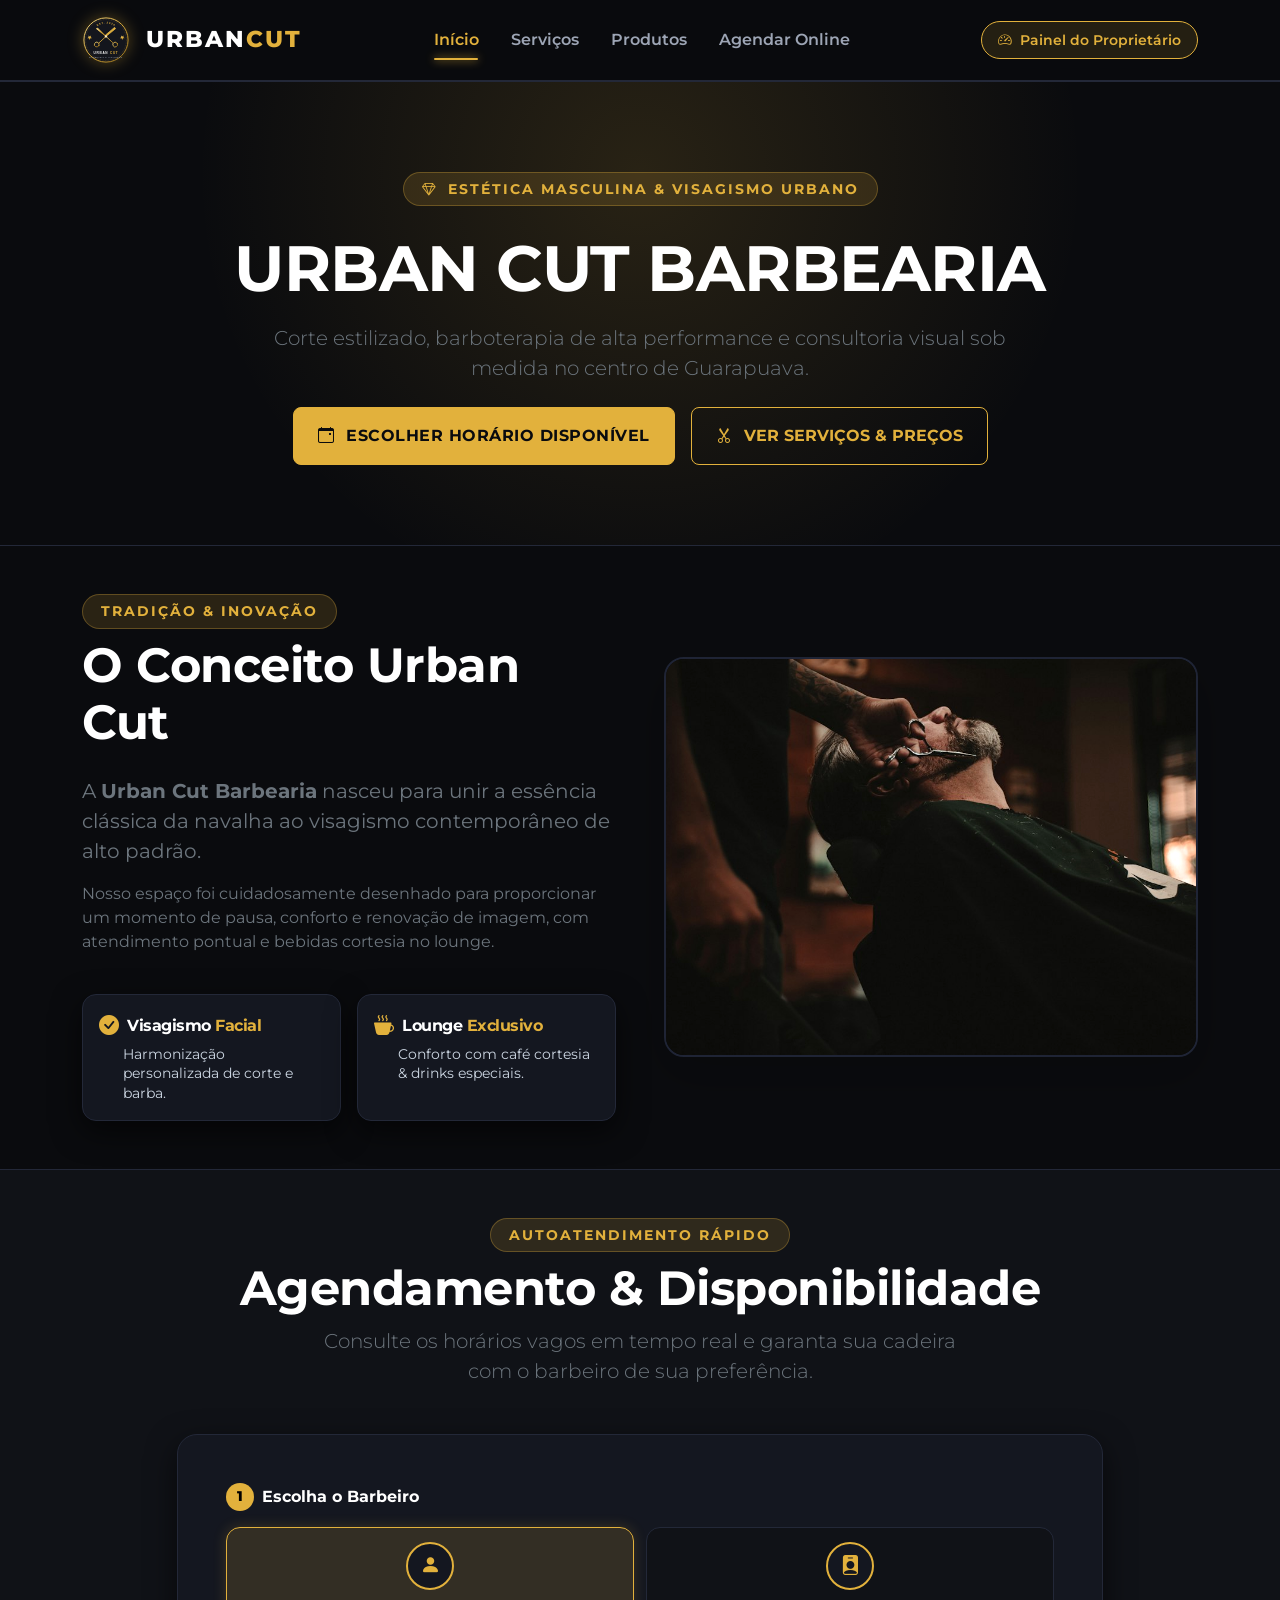
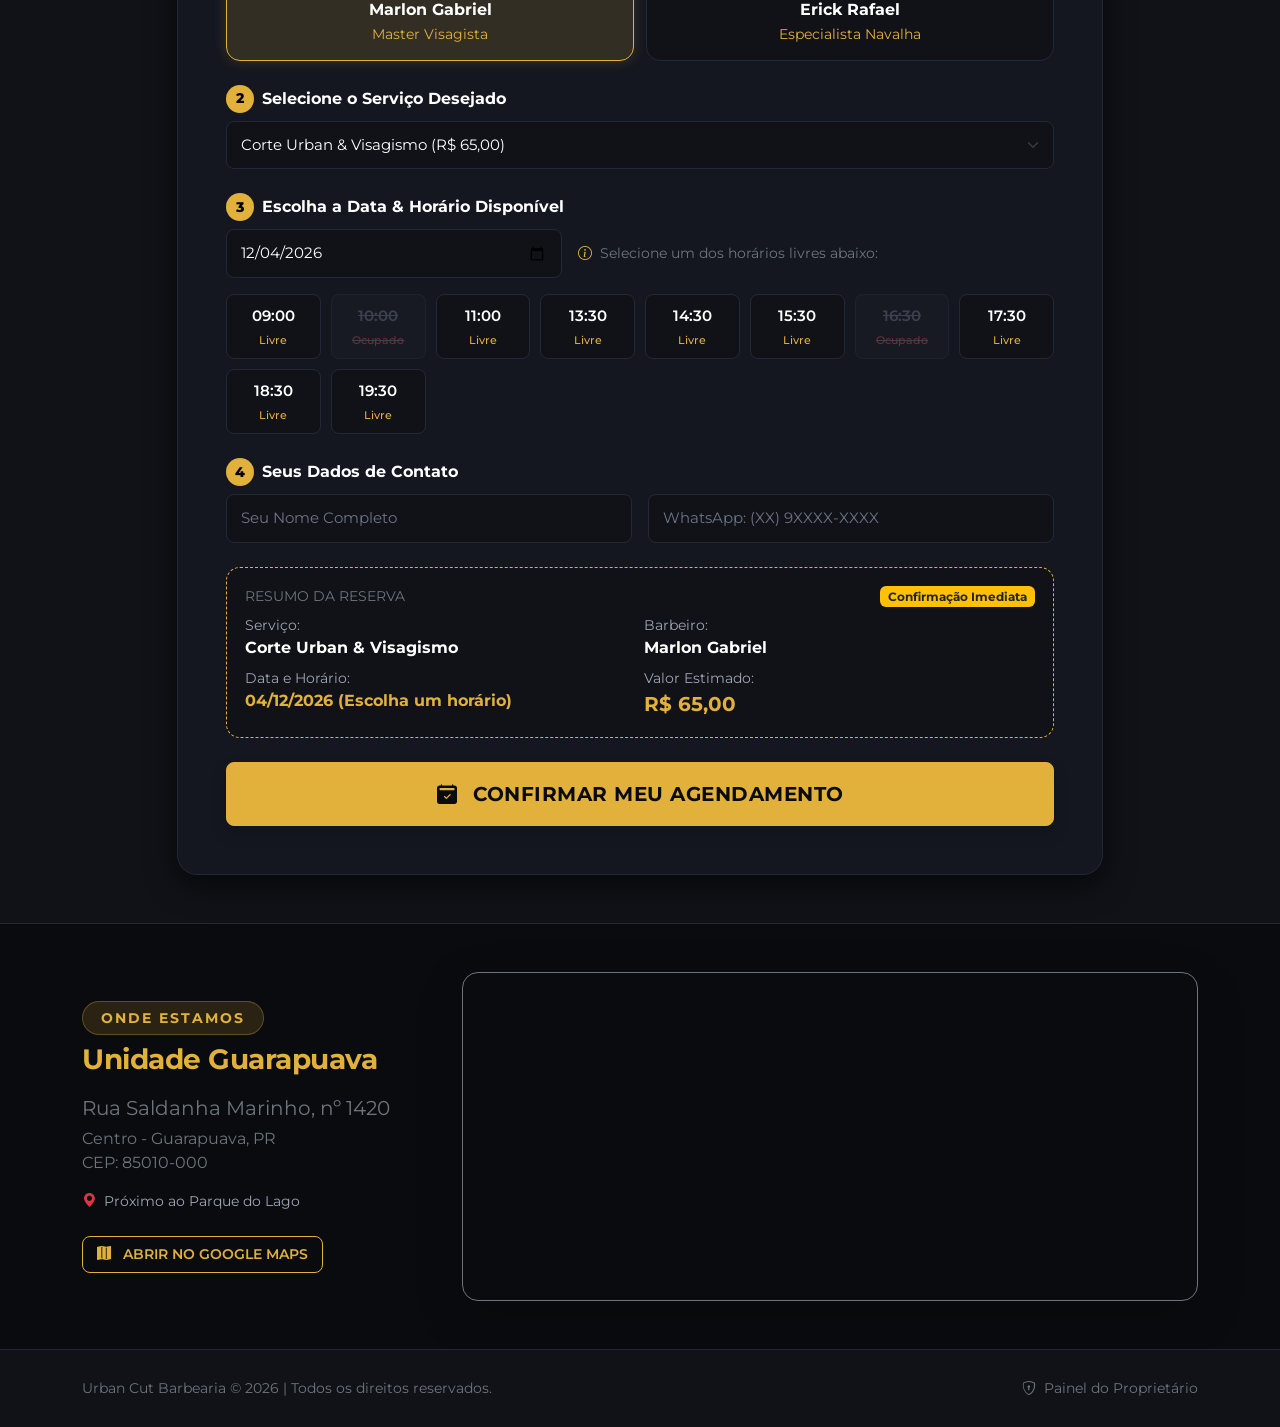
<file: index.html>
<!doctype html>
<html lang="pt-BR">
<head>
  <meta charset="UTF-8" />
  <meta name="viewport" content="width=device-width, initial-scale=1.0" />
  <title>Urban Cut Barbearia | Studio & Visagismo</title>
  
  <!-- Fontes & Ícones -->
  <link rel="preconnect" href="https://fonts.googleapis.com">
  <link rel="preconnect" href="https://fonts.gstatic.com" crossorigin>
  <link href="https://fonts.googleapis.com/css2?family=Montserrat:wght@400;500;600;700;800;900&display=swap" rel="stylesheet">
  <link rel="stylesheet" href="https://cdn.jsdelivr.net/npm/bootstrap-icons@1.11.3/font/bootstrap-icons.min.css">

  <!-- Bootstrap 5 & Estilos Customizados -->
  <link href="https://cdn.jsdelivr.net/npm/bootstrap@5.3.3/dist/css/bootstrap.min.css" rel="stylesheet" />
  <link rel="stylesheet" href="style.css" />
</head>
<body>

  <!-- Cabeçalho Principal (Navegação & Troca de Portal) -->
  <header class="urban-header">
    <div class="container d-flex justify-content-between align-items-center py-3">
      <a href="index.html" class="logo-link d-flex align-items-center gap-3">
        <img src="logo.svg" alt="Logo Urban Cut Barbearia" class="logo-img" />
        <h1 class="brand-title m-0 text-white">URBAN<span>CUT</span></h1>
      </a>

      <!-- Menu Central -->
      <nav class="d-none d-md-block">
        <ul class="nav gap-1">
          <li><a href="index.html" class="nav-link nav-link-custom active">Início</a></li>
          <li><a href="procedimentos.html" class="nav-link nav-link-custom">Serviços</a></li>
          <li><a href="produtos.html" class="nav-link nav-link-custom">Produtos</a></li>
          <li><a href="#agendamento" class="nav-link nav-link-custom text-accent">Agendar Online</a></li>
        </ul>
      </nav>

      <!-- Acesso ao Painel do Proprietário -->
      <div class="d-flex align-items-center gap-2">
        <a href="dashboard.html" class="badge-portal-switch" title="Acesse métricas, faturamento e agenda">
          <i class="bi bi-speedometer2"></i>
          <span>Painel do Proprietário</span>
        </a>
      </div>
    </div>
  </header>

  <main>
    <!-- Seção Hero -->
    <section class="hero-section text-center">
      <div class="container">
        <span class="hero-badge text-uppercase tracking-wider mb-3 d-inline-block">
          <i class="bi bi-gem me-1"></i> Estética Masculina &amp; Visagismo Urbano
        </span>
        <h2 class="display-3 fw-bold text-white mb-3 mt-2">URBAN CUT BARBEARIA</h2>
        <p class="lead text-secondary mx-auto col-md-8 mb-4">
          Corte estilizado, barboterapia de alta performance e consultoria visual sob medida no centro de Guarapuava.
        </p>
        <div class="d-flex justify-content-center gap-3 flex-wrap">
          <a href="#agendamento" class="btn btn-urban px-4 py-3 fw-bold">
            <i class="bi bi-calendar-event me-1"></i> ESCOLHER HORÁRIO DISPONÍVEL
          </a>
          <a href="procedimentos.html" class="btn btn-urban-outline px-4 py-3 fw-bold">
            <i class="bi bi-scissors me-1"></i> VER SERVIÇOS &amp; PREÇOS
          </a>
        </div>
      </div>
    </section>

    <!-- Seção O Conceito -->
    <section id="sobre" class="container py-5">
      <div class="row align-items-center g-5">
        <div class="col-md-6">
          <span class="hero-badge text-uppercase tracking-wider mb-2 d-inline-block">Tradição &amp; Inovação</span>
          <h2 class="display-5 fw-bold text-white mb-4">O Conceito Urban Cut</h2>
          <p class="text-secondary fs-5">
            A <strong>Urban Cut Barbearia</strong> nasceu para unir a essência clássica da navalha ao visagismo contemporâneo de alto padrão.
          </p>
          <p class="text-secondary">
            Nosso espaço foi cuidadosamente desenhado para proporcionar um momento de pausa, conforto e renovação de imagem, com atendimento pontual e bebidas cortesia no lounge.
          </p>
          
          <div class="row g-3 mt-4">
            <div class="col-sm-6">
              <div class="card-urban p-3 h-100">
                <div class="d-flex align-items-center gap-2 mb-1">
                  <i class="bi bi-check-circle-fill text-accent fs-5"></i>
                  <h5 class="text-white fw-bold m-0 fs-6">Visagismo <span class="text-accent">Facial</span></h5>
                </div>
                <p class="m-0 small ps-4" style="color: #cbd5e1 !important; line-height: 1.4;">
                  Harmonização personalizada de corte e barba.
                </p>
              </div>
            </div>
            <div class="col-sm-6">
              <div class="card-urban p-3 h-100">
                <div class="d-flex align-items-center gap-2 mb-1">
                  <i class="bi bi-cup-hot-fill text-accent fs-5"></i>
                  <h5 class="text-white fw-bold m-0 fs-6">Lounge <span class="text-accent">Exclusivo</span></h5>
                </div>
                <p class="m-0 small ps-4" style="color: #cbd5e1 !important; line-height: 1.4;">
                  Conforto com café cortesia &amp; drinks especiais.
                </p>
              </div>
            </div>
          </div>
        </div>

        <div class="col-md-6 text-center">
          <img src="images/ambiente.jpg" alt="Ambiente Urban Cut Barbearia" class="img-ambiente-cut shadow-lg" />
        </div>
      </div>
    </section>

    <!-- Seção de Agendamento Interativo (Portal do Cliente) -->
    <section id="agendamento" class="py-5" style="background-color: var(--urban-surface); border-top: 1px solid var(--urban-border); border-bottom: 1px solid var(--urban-border);">
      <div class="container">
        
        <div class="text-center mb-5">
          <span class="hero-badge text-uppercase tracking-wider mb-2 d-inline-block">Autoatendimento Rápido</span>
          <h2 class="display-5 fw-bold text-white mb-2">Agendamento &amp; Disponibilidade</h2>
          <p class="lead text-secondary mx-auto col-md-7">
            Consulte os horários vagos em tempo real e garanta sua cadeira com o barbeiro de sua preferência.
          </p>
        </div>

        <div class="row justify-content-center">
          <div class="col-lg-10">
            <div class="booking-container p-4 p-md-5">
              
              <form id="formAgendamento">
                
                <!-- Etapa 1: Escolha do Barbeiro -->
                <div class="mb-4">
                  <label class="form-label text-white fw-bold mb-3 d-flex align-items-center">
                    <span class="step-number">1</span> Escolha o Barbeiro
                  </label>
                  <div class="barber-selector">
                    <div class="barber-card selected" data-barbeiro="Marlon Gabriel">
                      <div class="barber-avatar"><i class="bi bi-person-fill"></i></div>
                      <strong class="text-white d-block">Marlon Gabriel</strong>
                      <small class="text-accent">Master Visagista</small>
                    </div>
                    <div class="barber-card" data-barbeiro="Erick Rafael">
                      <div class="barber-avatar"><i class="bi bi-person-badge-fill"></i></div>
                      <strong class="text-white d-block">Erick Rafael</strong>
                      <small class="text-accent">Especialista Navalha</small>
                    </div>
                  </div>
                </div>

                <!-- Etapa 2: Escolha do Serviço -->
                <div class="mb-4">
                  <label for="servicoDesejado" class="form-label text-white fw-bold mb-2 d-flex align-items-center">
                    <span class="step-number">2</span> Selecione o Serviço Desejado
                  </label>
                  <select id="servicoDesejado" class="form-select input-urban" required>
                    <option value="Corte Urban & Visagismo" selected>Corte Urban &amp; Visagismo (R$ 65,00)</option>
                    <option value="Barboterapia Ritual">Barboterapia Ritual com Toalha Quente (R$ 55,00)</option>
                    <option value="Tratamento Capilar Fortificante">Tratamento Capilar Fortificante (R$ 50,00)</option>
                    <option value="Combo Urban (Corte + Barba)">Combo Urban Completo: Corte + Barboterapia (R$ 105,00)</option>
                  </select>
                </div>

                <!-- Etapa 3: Escolha da Data & Horário Interativo -->
                <div class="mb-4">
                  <label for="dataAgendamento" class="form-label text-white fw-bold mb-2 d-flex align-items-center">
                    <span class="step-number">3</span> Escolha a Data &amp; Horário Disponível
                  </label>
                  <div class="row g-3 align-items-center mb-3">
                    <div class="col-md-5">
                      <input type="date" id="dataAgendamento" class="form-control input-urban" required />
                    </div>
                    <div class="col-md-7 text-secondary small">
                      <i class="bi bi-info-circle text-accent me-1"></i> Selecione um dos horários livres abaixo:
                    </div>
                  </div>

                  <!-- Grade Interativa de Horários -->
                  <div id="gradeHorarios" class="slots-grid mb-2">
                    <!-- Gerado dinamicamente pelo script.js com status livre/ocupado -->
                  </div>
                </div>

                <!-- Etapa 4: Dados Pessoais do Cliente -->
                <div class="mb-4">
                  <label class="form-label text-white fw-bold mb-2 d-flex align-items-center">
                    <span class="step-number">4</span> Seus Dados de Contato
                  </label>
                  <div class="row g-3">
                    <div class="col-md-6">
                      <input type="text" id="nomeCliente" class="form-control input-urban" placeholder="Seu Nome Completo" required />
                    </div>
                    <div class="col-md-6">
                      <input type="tel" id="whatsappCliente" class="form-control input-urban" placeholder="WhatsApp: (XX) 9XXXX-XXXX" required />
                    </div>
                  </div>
                </div>

                <!-- Resumo do Agendamento (Ticket / Comprovante) -->
                <div class="booking-summary-box mb-4">
                  <div class="d-flex justify-content-between align-items-center mb-2">
                    <span class="text-secondary small text-uppercase">Resumo da Reserva</span>
                    <span class="badge bg-warning text-dark fw-bold">Confirmação Imediata</span>
                  </div>
                  <div class="row g-2 text-white">
                    <div class="col-sm-6">
                      <small class="text-muted d-block">Serviço:</small>
                      <strong id="resumoServico">Corte Urban &amp; Visagismo</strong>
                    </div>
                    <div class="col-sm-6">
                      <small class="text-muted d-block">Barbeiro:</small>
                      <strong id="resumoBarbeiro">Marlon Gabriel</strong>
                    </div>
                    <div class="col-sm-6">
                      <small class="text-muted d-block">Data e Horário:</small>
                      <strong id="resumoDataHora" class="text-accent">Selecione data e hora</strong>
                    </div>
                    <div class="col-sm-6">
                      <small class="text-muted d-block">Valor Estimado:</small>
                      <strong id="resumoValor" class="fs-5 text-accent">R$ 65,00</strong>
                    </div>
                  </div>
                </div>

                <!-- Botão de Confirmação -->
                <button type="submit" class="btn btn-urban w-100 py-3 fs-5 fw-bold shadow">
                  <i class="bi bi-calendar2-check-fill me-2"></i> CONFIRMAR MEU AGENDAMENTO
                </button>
              </form>

              <!-- Caixa de Confirmação Imediata -->
              <div id="mensagemConfirmacao" class="mt-4 p-4 rounded-3 border border-success bg-dark d-none">
                <p class="m-0 text-white" id="textoConfirmacao"></p>
              </div>

            </div>
          </div>
        </div>

      </div>
    </section>

    <!-- Localização e Contato -->
    <section id="localizacao" class="py-5">
      <div class="container">
        <div class="row g-4 align-items-center">
          <div class="col-md-4 text-white">
            <span class="hero-badge text-uppercase tracking-wider mb-2 d-inline-block">Onde Estamos</span>
            <h3 class="text-accent h3 fw-bold mb-3">Unidade Guarapuava</h3>
            <p class="text-secondary fs-5 mb-1">Rua Saldanha Marinho, nº 1420</p>
            <p class="text-secondary mb-3">Centro - Guarapuava, PR<br />CEP: 85010-000</p>
            <p class="small text-muted mb-4"><i class="bi bi-geo-alt-fill text-danger me-1"></i> Próximo ao Parque do Lago</p>
            <a href="https://maps.google.com" target="_blank" class="btn btn-urban-outline btn-urban-sm">
              <i class="bi bi-map-fill me-1"></i> ABRIR NO GOOGLE MAPS
            </a>
          </div>
          <div class="col-md-8">
            <div class="rounded-4 overflow-hidden border border-secondary shadow-lg">
              <iframe 
                src="https://www.google.com/maps/embed?pb=!1m18!1m12!1m3!1d3604.288258525048!2d-51.464627!3d-25.393456!2m3!1f0!2f0!3f0!3m2!1i1024!2i768!4f13.1!3m3!1m2!1s0x0%3A0x0!2zMjXCsDIzJzM2LjQiUyA1McKwMjcnNTIuNyJX!5e0!3m2!1spt-BR!2sbr!4v1700000000000!5m2!1spt-BR!2sbr" 
                width="100%" 
                height="320" 
                style="border:0;" 
                allowfullscreen="" 
                loading="lazy">
              </iframe>
            </div>
          </div>
        </div>
      </div>
    </section>
  </main>

  <!-- Rodapé -->
  <footer class="urban-footer text-center">
    <div class="container">
      <div class="d-flex flex-column flex-md-row justify-content-between align-items-center gap-3">
        <p class="m-0 text-secondary small">
          Urban Cut Barbearia &copy; 2026 | Todos os direitos reservados.
        </p>
        <div class="d-flex gap-3">
          <a href="dashboard.html" class="text-secondary text-decoration-none small hover-accent">
            <i class="bi bi-shield-lock me-1"></i> Painel do Proprietário
          </a>
        </div>
      </div>
    </div>
  </footer>

  <!-- Scripts -->
  <script src="https://cdn.jsdelivr.net/npm/bootstrap@5.3.3/dist/js/bootstrap.bundle.min.js"></script>
  <script src="script.js"></script>
</body>
</html>
</file>
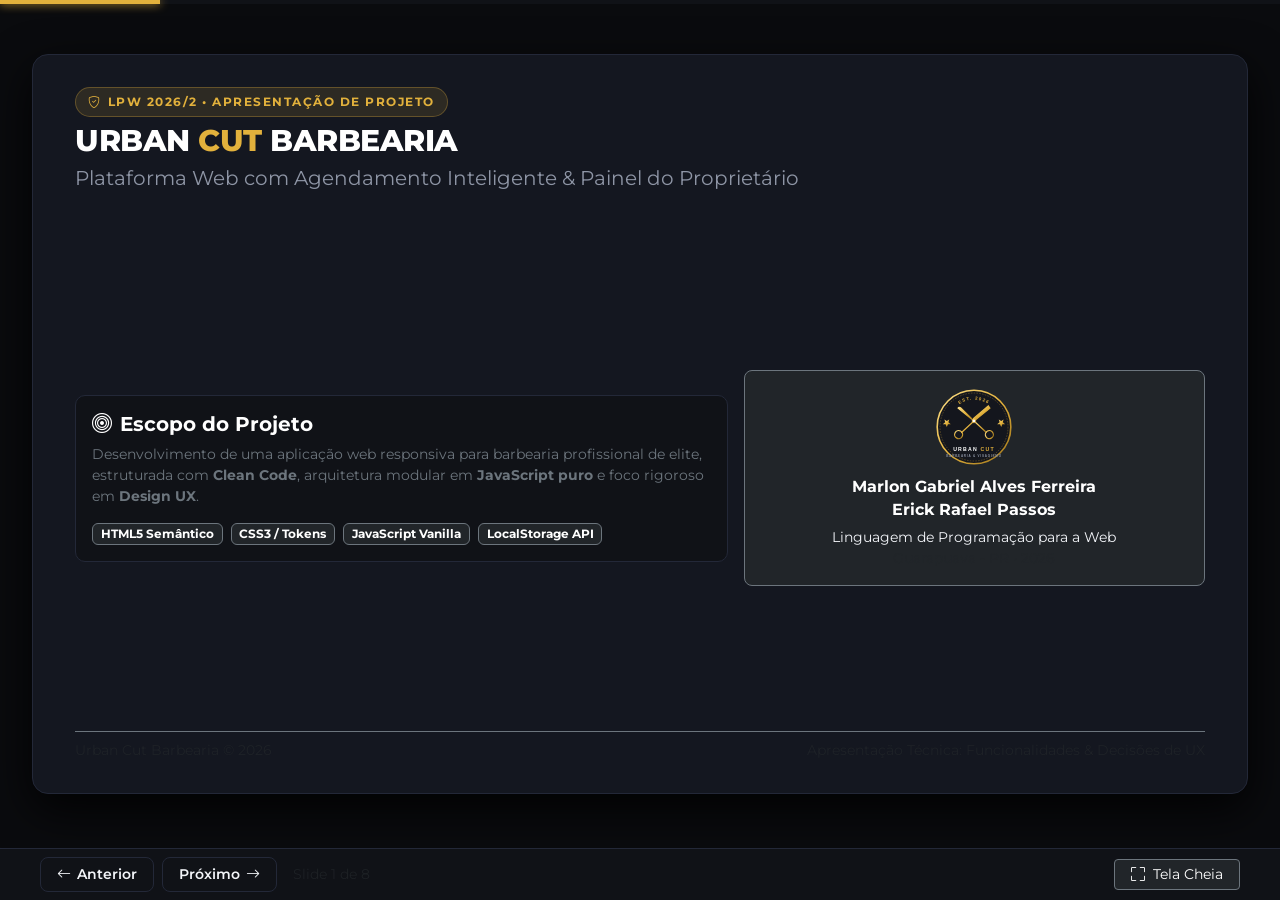
<file: apresentacao.html>
<!doctype html>
<html lang="pt-BR">
<head>
  <meta charset="UTF-8" />
  <meta name="viewport" content="width=device-width, initial-scale=1.0" />
  <title>Apresentação: Urban Cut Barbearia | LPW 2026</title>
  
  <!-- Fontes & Ícones -->
  <link rel="preconnect" href="https://fonts.googleapis.com">
  <link rel="preconnect" href="https://fonts.gstatic.com" crossorigin>
  <link href="https://fonts.googleapis.com/css2?family=Fira+Code:wght@400;500;600&family=Montserrat:wght@400;500;600;700;800;900&display=swap" rel="stylesheet">
  <link rel="stylesheet" href="https://cdn.jsdelivr.net/npm/bootstrap-icons@1.11.3/font/bootstrap-icons.min.css">
  <link href="https://cdn.jsdelivr.net/npm/bootstrap@5.3.3/dist/css/bootstrap.min.css" rel="stylesheet" />

  <style>
    @page {
      size: A4 landscape;
      margin: 0;
    }

    :root {
      --bg: #0a0b0e;
      --surface: #101217;
      --card: #141720;
      --border: #232838;
      --accent: #e2b13c;
      --accent-glow: rgba(226, 177, 60, 0.3);
      --text: #f3f5f9;
      --text-muted: #8e95a5;
    }

    * { box-sizing: border-box; }
    
    html, body {
      background-color: var(--bg);
      color: var(--text);
      font-family: 'Montserrat', sans-serif;
      margin: 0;
      padding: 0;
      overflow: hidden;
      height: 100vh;
      width: 100vw;
    }

    body {
      display: flex;
      flex-direction: column;
      user-select: none;
    }

    /* Barra Superior de Progresso */
    .slide-progress-bar {
      height: 4px;
      background: var(--surface);
      width: 100%;
      position: fixed;
      top: 0;
      left: 0;
      z-index: 2000;
    }
    .slide-progress-fill {
      height: 100%;
      background: var(--accent);
      width: 12.5%;
      transition: width 0.3s ease;
      box-shadow: 0 0 10px var(--accent);
    }

    /* Container de Apresentação */
    .slides-viewport {
      flex: 1;
      position: relative;
      display: flex;
      align-items: center;
      justify-content: center;
      padding: 24px 40px;
    }

    /* O Slide em Formato 16:9 Widescreen */
    .slide {
      position: absolute;
      width: 95%;
      max-width: 1320px;
      height: 85vh;
      max-height: 740px;
      background: var(--card);
      border: 1px solid var(--border);
      border-radius: 16px;
      padding: 32px 42px;
      display: flex;
      flex-direction: column;
      justify-content: space-between;
      opacity: 0;
      pointer-events: none;
      transform: scale(0.98);
      transition: all 0.3s cubic-bezier(0.16, 1, 0.3, 1);
      box-shadow: 0 16px 45px rgba(0, 0, 0, 0.85);
      overflow: hidden;
    }

    .slide.active {
      opacity: 1;
      pointer-events: auto;
      transform: scale(1);
      z-index: 10;
    }

    /* Tipografia de Apresentação */
    .slide-badge {
      display: inline-flex;
      align-items: center;
      gap: 6px;
      background: rgba(226, 177, 60, 0.12);
      border: 1px solid rgba(226, 177, 60, 0.3);
      color: var(--accent);
      font-weight: 700;
      font-size: 0.75rem;
      text-transform: uppercase;
      letter-spacing: 1.5px;
      padding: 5px 12px;
      border-radius: 9999px;
      margin-bottom: 6px;
    }

    .slide-title {
      font-size: 1.9rem;
      font-weight: 800;
      color: #ffffff;
      margin-bottom: 4px;
      letter-spacing: -0.5px;
    }

    .slide-subtitle {
      color: var(--text-muted);
      font-size: 0.95rem;
      margin-bottom: 16px;
    }

    /* Caixas de Código Estilizadas */
    .code-box {
      background: #08090c;
      border: 1px solid var(--border);
      border-radius: 10px;
      padding: 14px 16px;
      font-family: 'Fira Code', monospace;
      font-size: 0.8rem;
      color: #d1d5db;
      overflow-x: hidden;
      line-height: 1.45;
      box-shadow: inset 0 2px 8px rgba(0, 0, 0, 0.7);
    }
    .code-keyword { color: #f472b6; font-weight: bold; }
    .code-var { color: #60a5fa; }
    .code-func { color: #facc15; }
    .code-string { color: #34d399; }
    .code-comment { color: #6b7280; font-style: italic; }

    /* Cards e Grid Interno */
    .feature-card {
      background: var(--surface);
      border: 1px solid var(--border);
      border-radius: 10px;
      padding: 18px;
      height: 100%;
      transition: border-color 0.2s ease;
    }
    .feature-card:hover {
      border-color: var(--accent);
    }

    /* Barra de Navegação Inferior */
    .slide-footer-controls {
      display: flex;
      align-items: center;
      justify-content: space-between;
      padding: 10px 40px;
      background: var(--surface);
      border-top: 1px solid var(--border);
      z-index: 1000;
      height: 52px;
    }

    .btn-slide-nav {
      background: transparent;
      border: 1px solid var(--border);
      color: var(--text);
      font-weight: 600;
      border-radius: 8px;
      padding: 6px 16px;
      font-size: 0.88rem;
      display: inline-flex;
      align-items: center;
      gap: 6px;
      transition: all 0.2s ease;
      cursor: pointer;
    }
    .btn-slide-nav:hover {
      background: var(--accent);
      color: #000;
      border-color: var(--accent);
      box-shadow: 0 0 12px var(--accent-glow);
    }

    /* ==========================================================================
       CONFIGURAÇÃO DE IMPRESSÃO / EXPORTAÇÃO EM PDF (LANDSCAPE A4 PERFEITO)
       ========================================================================== */
    @media print {
      html, body {
        width: 297mm !important;
        height: 210mm !important;
        margin: 0 !important;
        padding: 0 !important;
        background: #0a0b0e !important;
        -webkit-print-color-adjust: exact !important;
        print-color-adjust: exact !important;
        overflow: visible !important;
      }

      .slide-progress-bar, .slide-footer-controls {
        display: none !important;
      }

      .slides-viewport {
        display: block !important;
        padding: 0 !important;
        margin: 0 !important;
        width: 297mm !important;
        height: auto !important;
      }

      .slide {
        position: relative !important;
        width: 297mm !important;
        height: 210mm !important;
        min-height: 210mm !important;
        max-height: 210mm !important;
        max-width: 297mm !important;
        box-sizing: border-box !important;
        margin: 0 !important;
        padding: 16mm 22mm !important;
        border: none !important;
        border-radius: 0 !important;
        box-shadow: none !important;
        opacity: 1 !important;
        transform: none !important;
        display: flex !important;
        flex-direction: column !important;
        justify-content: space-between !important;
        page-break-after: always !important;
        break-after: page !important;
        page-break-inside: avoid !important;
        break-inside: avoid !important;
        background-color: #141720 !important;
        overflow: hidden !important;
      }

      .slide-title {
        font-size: 1.85rem !important;
      }
      .code-box {
        font-size: 0.74rem !important;
        padding: 10px 14px !important;
        line-height: 1.35 !important;
      }
    }
  </style>
</head>
<body>

  <!-- Barra de Progresso Superior -->
  <div class="slide-progress-bar">
    <div class="slide-progress-fill" id="progressFill"></div>
  </div>

  <!-- Viewport dos Slides -->
  <div class="slides-viewport">

    <!-- ==========================================
         SLIDE 1: CAPA DO PROJETO
         ========================================== -->
    <div class="slide active" data-slide="1">
      <div>
        <span class="slide-badge"><i class="bi bi-shield-check"></i> LPW 2026/2 • Apresentação de Projeto</span>
        <h1 class="slide-title display-5" style="color: #ffffff;">URBAN <span style="color: var(--accent);">CUT</span> BARBEARIA</h1>
        <p class="slide-subtitle fs-5">Plataforma Web com Agendamento Inteligente &amp; Painel do Proprietário</p>
      </div>

      <div class="row g-3 align-items-center my-auto">
        <div class="col-md-7">
          <div class="feature-card p-3">
            <h5 class="text-white fw-bold mb-2 d-flex align-items-center gap-2">
              <i class="bi bi-bullseye text-accent"></i> Escopo do Projeto
            </h5>
            <p class="text-secondary small mb-3">
              Desenvolvimento de uma aplicação web responsiva para barbearia profissional de elite, estruturada com <strong>Clean Code</strong>, arquitetura modular em <strong>JavaScript puro</strong> e foco rigoroso em <strong>Design UX</strong>.
            </p>
            <div class="d-flex gap-2 flex-wrap">
              <span class="badge bg-dark border border-secondary px-2.5 py-1.5 text-white small">HTML5 Semântico</span>
              <span class="badge bg-dark border border-secondary px-2.5 py-1.5 text-white small">CSS3 / Tokens</span>
              <span class="badge bg-dark border border-secondary px-2.5 py-1.5 text-accent small">JavaScript Vanilla</span>
              <span class="badge bg-dark border border-secondary px-2.5 py-1.5 text-white small">LocalStorage API</span>
            </div>
          </div>
        </div>

        <div class="col-md-5 text-center">
          <div class="p-3 rounded-3 bg-dark border border-secondary">
            <img src="logo.svg" alt="Logo Urban Cut" style="width: 80px; height: 80px; margin-bottom: 10px;" />
            <h6 class="text-white fw-bold m-0">Marlon Gabriel Alves Ferreira</h6>
            <h6 class="text-white fw-bold m-0 mt-1">Erick Rafael Passos</h6>
            <small class="text-accent d-block mt-2">Linguagem de Programação para a Web</small>
            <small class="text-muted d-block mt-0.5">Guarapuava - PR • 2026</small>
          </div>
        </div>
      </div>

      <div class="d-flex justify-content-between text-muted small pt-2 border-top border-secondary">
        <span>Urban Cut Barbearia &copy; 2026</span>
        <span>Apresentação Técnica: Funcionalidades &amp; Decisões de UX</span>
      </div>
    </div>

    <!-- ==========================================
         SLIDE 2: 1. EXPLICAÇÃO GERAL DO SITE DESENVOLVIDO
         ========================================== -->
    <div class="slide" data-slide="2">
      <div>
        <span class="slide-badge"><i class="bi bi-diagram-3"></i> Tópico 1</span>
        <h2 class="slide-title">Explicação Geral do Site Desenvolvido</h2>
        <p class="slide-subtitle">Solução completa com duas frentes conectadas pelo mesmo estado em tempo real.</p>
      </div>

      <div class="row g-3 my-auto">
        <div class="col-md-6">
          <div class="feature-card p-3" style="border-left: 4px solid var(--accent);">
            <div class="d-flex align-items-center gap-2 mb-2">
              <span class="fs-4 text-accent">👤</span>
              <div>
                <h5 class="text-white fw-bold m-0">Portal do Cliente</h5>
                <small class="text-muted">index.html, procedimentos.html, produtos.html</small>
              </div>
            </div>
            <p class="text-secondary small mb-2">
              Interface intuitiva desenhada para conveniência e agilidade:
            </p>
            <ul class="text-secondary small d-flex flex-column gap-1 mb-0 ps-3">
              <li><strong>Agendamento com Calendário:</strong> Escolha de barbeiro, data e horário.</li>
              <li><strong>Catálogo de Procedimentos:</strong> Visagismo, barboterapia e combos.</li>
              <li><strong>Vitrine com Sacola:</strong> Filtro de categorias e reserva de cosméticos.</li>
            </ul>
          </div>
        </div>

        <div class="col-md-6">
          <div class="feature-card p-3" style="border-left: 4px solid #10b981;">
            <div class="d-flex align-items-center gap-2 mb-2">
              <span class="fs-4 text-success">📊</span>
              <div>
                <h5 class="text-white fw-bold m-0">Painel do Proprietário</h5>
                <small class="text-muted">dashboard.html</small>
              </div>
            </div>
            <p class="text-secondary small mb-2">
              Ambiente analítico para o gestor ter controle sobre a operação:
            </p>
            <ul class="text-secondary small d-flex flex-column gap-1 mb-0 ps-3">
              <li><strong>4 Indicadores KPIs:</strong> Faturamento, Clientes, Agendamentos e Ticket Médio.</li>
              <li><strong>Agenda Operacional:</strong> Gestão de status (Confirmar/Concluir/Cancelar/Excluir).</li>
              <li><strong>Gráficos de Serviços:</strong> Demanda e preferências da clientela.</li>
            </ul>
          </div>
        </div>
      </div>

      <div class="p-2.5 bg-dark rounded-3 border border-secondary small text-secondary">
        💡 <strong>Arquitetura 100% Autônoma:</strong> Comunicação reativa entre as páginas via <code>localStorage</code>, operando sem falhas em <code>localhost</code> sem necessidade de infraestrutura externa.
      </div>
    </div>

    <!-- ==========================================
         SLIDE 3: 2. FUNCIONALIDADES — AGENDAMENTO INTELIGENTE
         ========================================== -->
    <div class="slide" data-slide="3">
      <div>
        <span class="slide-badge"><i class="bi bi-calendar2-check"></i> Tópico 2 • Funcionalidades</span>
        <h2 class="slide-title">Agendamento &amp; Disponibilidade: <code>CalendarEngine</code></h2>
        <p class="slide-subtitle">Prevenção ativa de conflitos de agenda através de verificação dinâmica.</p>
      </div>

      <div class="row g-3 align-items-center my-auto">
        <div class="col-md-7">
          <div class="code-box">
<span class="code-comment">// 1. Filtra agendamentos para a mesma data e profissional</span>
<span class="code-keyword">const</span> <span class="code-var">agendamentosNoDia</span> = agendamentos.<span class="code-func">filter</span>(<span class="code-var">item</span> =&gt; 
  <span class="code-var">item</span>.data === <span class="code-keyword">this</span>.estado.data &amp;&amp; 
  <span class="code-var">item</span>.barbeiro === <span class="code-keyword">this</span>.estado.barbeiro &amp;&amp;
  <span class="code-var">item</span>.status !== <span class="code-string">'Cancelado'</span>
);

<span class="code-keyword">const</span> <span class="code-var">horariosOcupados</span> = <span class="code-var">agendamentosNoDia</span>.<span class="code-func">map</span>(<span class="code-var">i</span> =&gt; <span class="code-var">i</span>.hora);

<span class="code-comment">// 2. Renderiza botões com estado: livre ou ocupado</span>
<span class="code-keyword">if</span> (<span class="code-var">horariosOcupados</span>.<span class="code-func">includes</span>(<span class="code-var">hora</span>)) {
  <span class="code-var">btn</span>.className = <span class="code-string">'slot-btn booked'</span>;
  <span class="code-var">btn</span>.disabled = <span class="code-keyword">true</span>; <span class="code-comment">// Bloqueio de clique</span>
} <span class="code-keyword">else</span> {
  <span class="code-var">btn</span>.className = <span class="code-string">'slot-btn available'</span>;
}
          </div>
        </div>

        <div class="col-md-5">
          <div class="feature-card p-3 d-flex flex-column gap-2">
            <h6 class="text-white fw-bold m-0">Como Funciona na Prática:</h6>
            <div class="small">
              <strong class="text-accent d-block">1. Grade de Horários:</strong>
              <span class="text-secondary">Gera 10 slots diários (09h00 às 19h30).</span>
            </div>
            <div class="small">
              <strong class="text-accent d-block">2. Bloqueio Preventivo:</strong>
              <span class="text-secondary">Horários ocupados ficam riscados e inativos.</span>
            </div>
            <div class="small">
              <strong class="text-accent d-block">3. Emissão de Comprovante:</strong>
              <span class="text-secondary">Gera ticket de confirmação imediato na tela.</span>
            </div>
          </div>
        </div>
      </div>

      <div class="text-muted small border-top border-secondary pt-2">
        Tecnologias: Métodos de Array (<code>filter</code>, <code>map</code>, <code>includes</code>) + Manipulação do DOM.
      </div>
    </div>

    <!-- ==========================================
         SLIDE 4: 2. FUNCIONALIDADES — PAINEL DO PROPRIETÁRIO
         ========================================== -->
    <div class="slide" data-slide="4">
      <div>
        <span class="slide-badge"><i class="bi bi-speedometer2"></i> Tópico 2 • Funcionalidades</span>
        <h2 class="slide-title">Gestão &amp; Inteligência de Negócio: <code>DashboardEngine</code></h2>
        <p class="slide-subtitle">Cálculo de métricas em tempo real e controle de atendimentos na barbearia.</p>
      </div>

      <div class="row g-3 align-items-center my-auto">
        <div class="col-md-7">
          <div class="code-box">
<span class="code-comment">// 1. Soma da receita total (serviços ativos + vendas de produtos)</span>
<span class="code-keyword">const</span> <span class="code-var">receitaServicos</span> = agendamentos
  .<span class="code-func">filter</span>(<span class="code-var">a</span> =&gt; <span class="code-var">a</span>.status !== <span class="code-string">'Cancelado'</span>)
  .<span class="code-func">reduce</span>((<span class="code-var">sum</span>, <span class="code-var">a</span>) =&gt; <span class="code-var">sum</span> + (<span class="code-func">parseFloat</span>(<span class="code-var">a</span>.valor) || <span class="code-string">0</span>), <span class="code-string">0</span>);

<span class="code-comment">// 2. Deduplicação e contagem de clientes com Set</span>
<span class="code-keyword">const</span> <span class="code-var">clientesUnicos</span> = <span class="code-keyword">new</span> <span class="code-func">Set</span>(agendamentos.<span class="code-func">map</span>(<span class="code-var">a</span> =&gt; <span class="code-var">a</span>.cliente.<span class="code-func">toLowerCase</span>()));

<span class="code-comment">// 3. Ações no ciclo de atendimento</span>
<span class="code-func">alterarStatus</span>(<span class="code-var">id</span>, <span class="code-var">novoStatus</span>) {
  <span class="code-var">UrbanStorage</span>.<span class="code-func">updateAppointmentStatus</span>(<span class="code-var">id</span>, <span class="code-var">novoStatus</span>);
  <span class="code-keyword">this</span>.<span class="code-func">atualizarTudo</span>(); <span class="code-comment">// Recalcula KPIs e redesenha tabela</span>
}
          </div>
        </div>

        <div class="col-md-5">
          <div class="feature-card p-3 d-flex flex-column gap-2">
            <h6 class="text-white fw-bold m-0">Métricas &amp; Controles:</h6>
            <div class="small">
              <strong class="text-accent">• KPIs em Tempo Real:</strong>
              <span class="text-secondary d-block">Faturamento Bruto, Total de Agendamentos, Clientes Únicos e Ticket Médio.</span>
            </div>
            <div class="small">
              <strong class="text-accent">• Gestão de Status:</strong>
              <span class="text-secondary d-block">Marcar atendimentos como <em>Concluído</em>, <em>Confirmado</em>, <em>Cancelado</em> ou <em>Excluir</em>.</span>
            </div>
            <div class="small">
              <strong class="text-accent">• Gráfico de Procedimentos:</strong>
              <span class="text-secondary d-block">Distribuição percentual dos serviços mais procurados.</span>
            </div>
          </div>
        </div>
      </div>

      <div class="text-muted small border-top border-secondary pt-2">
        Destaques: Estrutura <code>Set</code> para eliminar duplicatas e agregação estatística reativa com <code>reduce</code>.
      </div>
    </div>

    <!-- ==========================================
         SLIDE 5: 2. FUNCIONALIDADES — VITRINE E SACOLA
         ========================================== -->
    <div class="slide" data-slide="5">
      <div>
        <span class="slide-badge"><i class="bi bi-cart3"></i> Tópico 2 • Funcionalidades</span>
        <h2 class="slide-title">Vitrine, Sacola &amp; Persistência: <code>CartEngine</code></h2>
        <p class="slide-subtitle">Filtros de categoria sem reload e armazenamento seguro em <code>UrbanStorage</code>.</p>
      </div>

      <div class="row g-3 align-items-center my-auto">
        <div class="col-md-7">
          <div class="code-box">
<span class="code-comment">// 1. Adição e controle de quantidade</span>
<span class="code-func">adicionarItem</span>(<span class="code-var">nome</span>, <span class="code-var">preco</span>) {
  <span class="code-keyword">const</span> <span class="code-var">item</span> = <span class="code-keyword">this</span>.sacola.<span class="code-func">find</span>(<span class="code-var">i</span> =&gt; <span class="code-var">i</span>.nome === <span class="code-var">nome</span>);
  <span class="code-keyword">if</span> (<span class="code-var">item</span>) { <span class="code-var">item</span>.quantidade += <span class="code-string">1</span>; }
  <span class="code-keyword">else</span> { <span class="code-keyword">this</span>.sacola.<span class="code-func">push</span>({ <span class="code-var">nome</span>, <span class="code-var">preco</span>, quantidade: <span class="code-string">1</span> }); }
  <span class="code-keyword">this</span>.<span class="code-func">salvarSacola</span>();
  <span class="code-func">showToast</span>(<span class="code-string">`"\${nome}" adicionado à sacola!`</span>);
},

<span class="code-comment">// 2. Cálculo acumulado do pedido</span>
<span class="code-func">calcularTotal</span>() {
  <span class="code-keyword">return</span> <span class="code-keyword">this</span>.sacola.<span class="code-func">reduce</span>((<span class="code-var">acc</span>, <span class="code-var">i</span>) =&gt; <span class="code-var">acc</span> + (<span class="code-var">i</span>.preco * <span class="code-var">i</span>.quantidade), <span class="code-string">0</span>);
}
          </div>
        </div>

        <div class="col-md-5">
          <div class="feature-card p-3 d-flex flex-column gap-2">
            <h6 class="text-white fw-bold m-0">Recursos Implementados:</h6>
            <div class="small">
              <strong class="text-accent">• Filtro Dinâmico:</strong>
              <span class="text-secondary d-block">Alternância entre <em>Todos</em>, <em>Barba</em>, <em>Cabelo</em> e <em>Modeladores</em> via <code>data-categoria</code>.</span>
            </div>
            <div class="small">
              <strong class="text-accent">• Modal com Contador:</strong>
              <span class="text-secondary d-block">Badge atualizado no topo de todas as páginas e ajuste de itens (+ / -).</span>
            </div>
            <div class="small">
              <strong class="text-accent">• Persistência e Seed Data:</strong>
              <span class="text-secondary d-block">O <code>UrbanStorage</code> injeta agendamentos de exemplo se o LocalStorage estiver vazio.</span>
            </div>
          </div>
        </div>
      </div>

      <div class="text-muted small border-top border-secondary pt-2">
        Padrão: Clean Code com métodos independentes e encapsulamento de estado.
      </div>
    </div>

    <!-- ==========================================
         SLIDE 6: 3. JUSTIFICATIVA DAS DECISÕES DE UX (PARTE 1)
         ========================================== -->
    <div class="slide" data-slide="6">
      <div>
        <span class="slide-badge"><i class="bi bi-person-heart"></i> Tópico 3 • Decisões de UX</span>
        <h2 class="slide-title">Justificativa das Decisões de UX: Usabilidade</h2>
        <p class="slide-subtitle">Aplicação prática das Heurísticas de Jakob Nielsen para uma experiência intuitiva.</p>
      </div>

      <div class="row g-3 my-auto">
        <div class="col-md-4">
          <div class="feature-card p-3">
            <div class="fs-2 text-accent mb-1"><i class="bi bi-shield-slash"></i></div>
            <h6 class="text-white fw-bold">Prevenção de Erros</h6>
            <small class="text-accent">Heurística #5 de Nielsen</small>
            <p class="text-secondary small mt-2">
              Em vez de permitir digitação livre de horários (que causaria conflitos e formatos errados), o usuário escolhe slots pré-calculados. Horários ocupados tornam-se inativos.
            </p>
          </div>
        </div>

        <div class="col-md-4">
          <div class="feature-card p-3">
            <div class="fs-2 text-accent mb-1"><i class="bi bi-bell"></i></div>
            <h6 class="text-white fw-bold">Feedback Imediato</h6>
            <small class="text-accent">Heurística #1 de Nielsen</small>
            <p class="text-secondary small mt-2">
              Notificações flutuantes (*Toasts*) e badges visuais coloridos informam o cliente sobre o sucesso do agendamento ou inserção de cosméticos na sacola sem travar a navegação.
            </p>
          </div>
        </div>

        <div class="col-md-4">
          <div class="feature-card p-3">
            <div class="fs-2 text-accent mb-1"><i class="bi bi-lightning-charge"></i></div>
            <h6 class="text-white fw-bold">Eficiência para o Gestor</h6>
            <small class="text-accent">Heurística #7 de Nielsen</small>
            <p class="text-secondary small mt-2">
              Menu de ações rápidas no painel do proprietário permitindo concluir ou cancelar atendimentos com apenas 1 clique, sem recarregar ou navegar entre telas.
            </p>
          </div>
        </div>
      </div>

      <div class="text-muted small border-top border-secondary pt-2">
        Objetivo de UX: Eliminar esforço cognitivo do cliente e acelerar a tomada de decisão.
      </div>
    </div>

    <!-- ==========================================
         SLIDE 7: 3. JUSTIFICATIVA DAS DECISÕES DE UX (PARTE 2)
         ========================================== -->
    <div class="slide" data-slide="7">
      <div>
        <span class="slide-badge"><i class="bi bi-palette"></i> Tópico 3 • Decisões de UX</span>
        <h2 class="slide-title">Justificativa das Decisões de UX: Estética &amp; Assets</h2>
        <p class="slide-subtitle">Design emocional, paleta Black &amp; Gold e estabilidade visual total.</p>
      </div>

      <div class="row g-3 my-auto">
        <div class="col-md-4">
          <div class="feature-card text-center p-3">
            <div style="width: 40px; height: 40px; background: var(--accent); border-radius: 50%; margin: 0 auto 10px auto; box-shadow: 0 0 14px var(--accent-glow);"></div>
            <h6 class="text-white fw-bold">Paleta Black &amp; Gold</h6>
            <small class="text-muted"><code>#0A0B0E</code> &amp; <code>#E2B13C</code></small>
            <p class="text-secondary small mt-2">
              O visual escuro com detalhes dourados remete a sofisticação, visagismo e autoridade, conectando-se diretamente com o público da barbearia de elite.
            </p>
          </div>
        </div>

        <div class="col-md-4">
          <div class="feature-card text-center p-3">
            <div class="fs-2 text-accent mb-1"><i class="bi bi-eye"></i></div>
            <h6 class="text-white fw-bold">Contraste &amp; Legibilidade</h6>
            <small class="text-muted">Tabelas e Cards Blindados</small>
            <p class="text-secondary small mt-2">
              Correção de estilos padrão do framework com cores contrastantes para garantir que nomes, horários, preços e badges sejam perfeitamente visíveis em qualquer tela.
            </p>
          </div>
        </div>

        <div class="col-md-4">
          <div class="feature-card text-center p-3">
            <div class="fs-2 text-accent mb-1"><i class="bi bi-images"></i></div>
            <h6 class="text-white fw-bold">Assets 100% Locais</h6>
            <small class="text-muted"><code>logo.svg</code> + <code>images/</code></small>
            <p class="text-secondary small mt-2">
              Criação de logotipo vetorial nativo em SVG e download de 10 fotografias locais em alta definição, garantindo carregamento instantâneo sem depender de links externos.
            </p>
          </div>
        </div>
      </div>

      <div class="text-muted small border-top border-secondary pt-2">
        Resultado: Estética de luxo com zero quebra visual e alta confiabilidade técnica.
      </div>
    </div>

    <!-- ==========================================
         SLIDE 8: CONCLUSÃO & DEMONSTRAÇÃO DO SISTEMA
         ========================================== -->
    <div class="slide" data-slide="8">
      <div>
        <span class="slide-badge"><i class="bi bi-check-all"></i> Síntese &amp; Demonstração</span>
        <h2 class="slide-title">Conclusão &amp; Resultados Alcançados</h2>
        <p class="slide-subtitle">Validação prática dos objetivos do projeto em ambiente real.</p>
      </div>

      <div class="row g-3 my-auto">
        <div class="col-md-6">
          <div class="feature-card p-3">
            <h6 class="text-white fw-bold mb-2 d-flex align-items-center gap-2">
              <i class="bi bi-check-circle-fill text-accent"></i> Síntese Técnica
            </h6>
            <ul class="text-secondary small d-flex flex-column gap-1 mb-0 ps-3">
              <li><strong>Clean Code:</strong> Estrutura em módulos claros (Storage, Calendar, Cart, Dashboard).</li>
              <li><strong>Manipulação do DOM:</strong> Atualização de componentes e badges sem refresh.</li>
              <li><strong>Sincronização Reativa:</strong> O agendamento do cliente reflete no painel do gestor.</li>
              <li><strong>Design System Completo:</strong> Componentes estilizados com consistência visual.</li>
            </ul>
          </div>
        </div>

        <div class="col-md-6">
          <div class="feature-card p-3 text-center d-flex flex-column justify-content-center">
            <h5 class="text-white fw-bold mb-1">Demonstração Prática</h5>
            <p class="text-secondary small mb-3">
              Realização de agendamento no Portal do Cliente e conferência simultânea no Painel do Proprietário:
            </p>
            <div class="d-flex justify-content-center gap-2">
              <a href="index.html" target="_blank" class="btn btn-warning btn-sm fw-bold text-dark px-3 py-1.5">
                <i class="bi bi-box-arrow-up-right me-1"></i> Abrir Portal
              </a>
              <a href="dashboard.html" target="_blank" class="btn btn-outline-warning btn-sm fw-bold px-3 py-1.5">
                <i class="bi bi-speedometer2 me-1"></i> Abrir Painel
              </a>
            </div>
          </div>
        </div>
      </div>

      <div class="d-flex justify-content-between align-items-center pt-2 border-top border-secondary">
        <span class="text-muted small">Autores: Marlon Gabriel Alves Ferreira e Erick Rafael Passos</span>
        <span class="text-accent fw-bold small">Urban Cut Barbearia • LPW 2026/2</span>
      </div>
    </div>

  </div>

  <!-- Barra Inferior de Controle da Apresentação -->
  <footer class="slide-footer-controls">
    <div class="d-flex align-items-center gap-2">
      <button class="btn-slide-nav" id="btnPrev"><i class="bi bi-arrow-left"></i> Anterior</button>
      <button class="btn-slide-nav" id="btnNext">Próximo <i class="bi bi-arrow-right"></i></button>
      <span class="text-muted small ms-2" id="slideIndicator">Slide 1 de 8</span>
    </div>

    <div class="d-flex align-items-center gap-2">
      <button class="btn btn-sm btn-dark border-secondary text-white py-1 px-3" id="btnFullscreen" title="Tela Cheia">
        <i class="bi bi-fullscreen me-1"></i> Tela Cheia
      </button>
    </div>
  </footer>

  <!-- Script de Navegação -->
  <script>
    let currentSlide = 1;
    const totalSlides = 8;

    const slides = document.querySelectorAll('.slide');
    const progressFill = document.getElementById('progressFill');
    const slideIndicator = document.getElementById('slideIndicator');

    function updateSlide(newIndex) {
      if (newIndex < 1 || newIndex > totalSlides) return;

      slides.forEach(s => s.classList.remove('active'));
      currentSlide = newIndex;

      const activeSlide = document.querySelector(`.slide[data-slide="${currentSlide}"]`);
      if (activeSlide) {
        activeSlide.classList.add('active');
      }

      const percent = (currentSlide / totalSlides) * 100;
      progressFill.style.width = percent + '%';
      slideIndicator.textContent = `Slide ${currentSlide} de ${totalSlides}`;
    }

    document.getElementById('btnPrev').addEventListener('click', () => updateSlide(currentSlide - 1));
    document.getElementById('btnNext').addEventListener('click', () => updateSlide(currentSlide + 1));

    document.addEventListener('keydown', (e) => {
      if (e.key === 'ArrowRight' || e.key === ' ' || e.key === 'Enter') {
        e.preventDefault();
        updateSlide(currentSlide + 1);
      } else if (e.key === 'ArrowLeft' || e.key === 'Backspace') {
        e.preventDefault();
        updateSlide(currentSlide - 1);
      } else if (e.key.toLowerCase() === 'f') {
        toggleFullscreen();
      }
    });

    function toggleFullscreen() {
      if (!document.fullscreenElement) {
        document.documentElement.requestFullscreen().catch(() => {});
      } else {
        document.exitFullscreen().catch(() => {});
      }
    }
    document.getElementById('btnFullscreen').addEventListener('click', toggleFullscreen);

    updateSlide(1);
  </script>
</body>
</html>
</file>
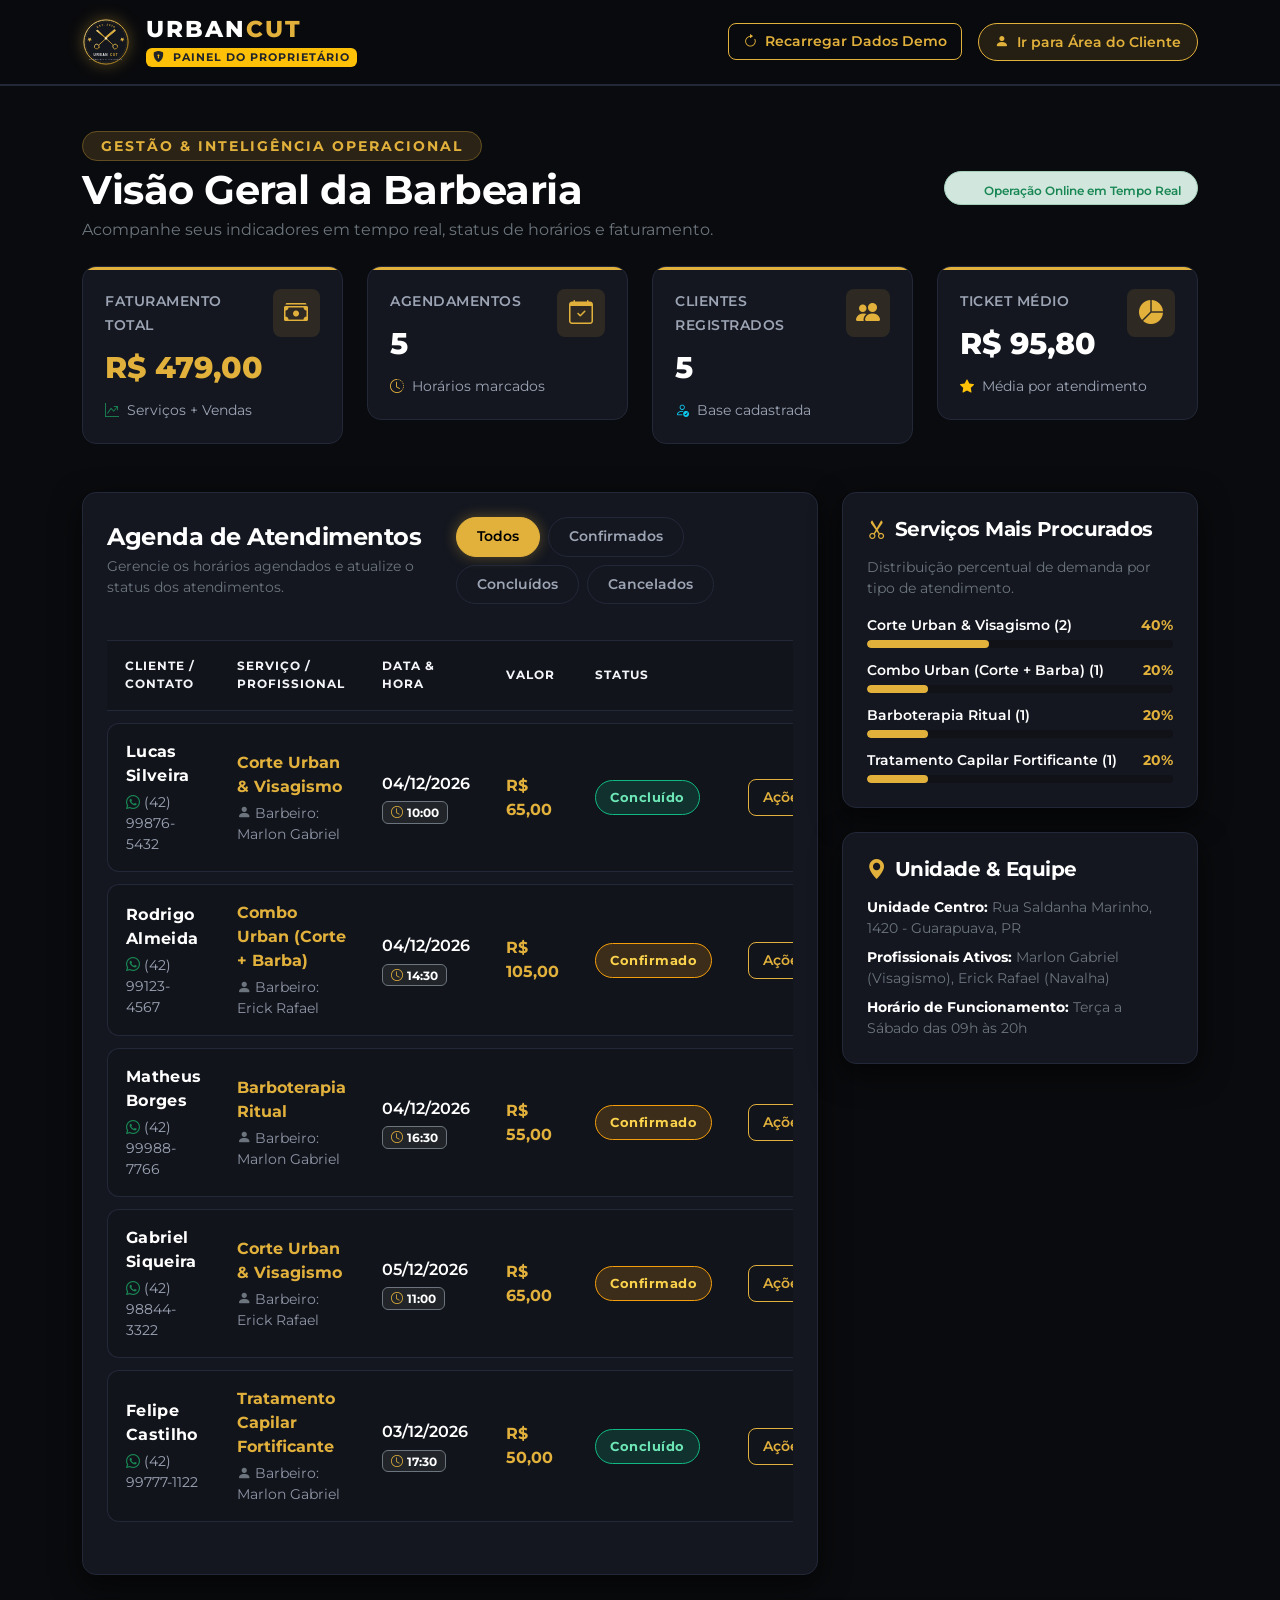
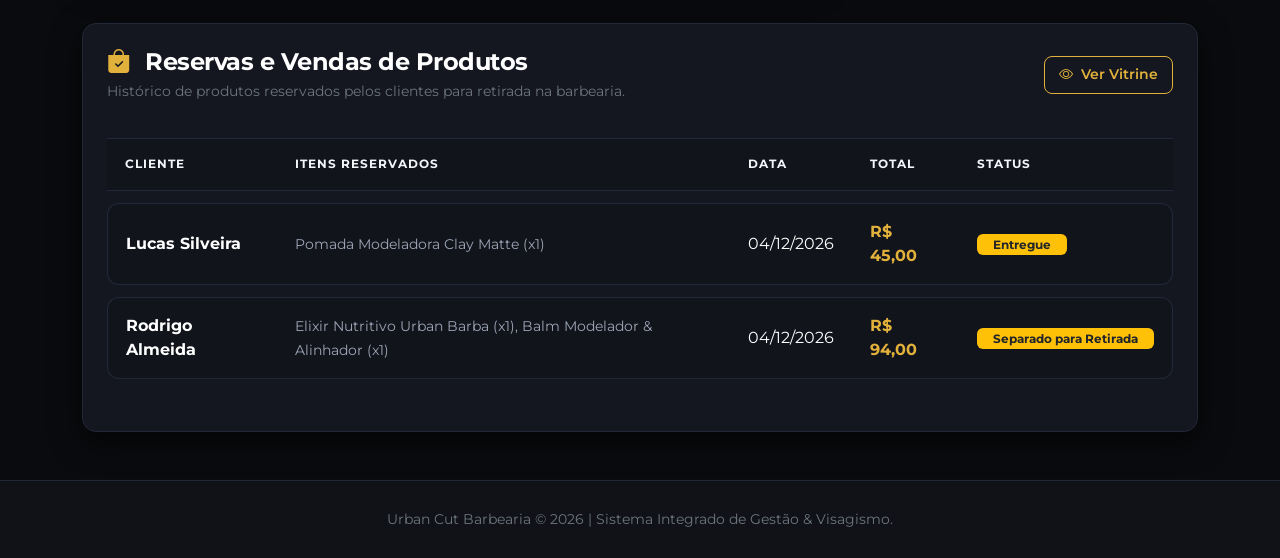
<file: dashboard.html>
<!doctype html>
<html lang="pt-BR">
<head>
  <meta charset="UTF-8" />
  <meta name="viewport" content="width=device-width, initial-scale=1.0" />
  <title>Painel do Proprietário | Urban Cut Barbearia</title>
  
  <!-- Fontes & Ícones -->
  <link rel="preconnect" href="https://fonts.googleapis.com">
  <link rel="preconnect" href="https://fonts.gstatic.com" crossorigin>
  <link href="https://fonts.googleapis.com/css2?family=Montserrat:wght@400;500;600;700;800;900&display=swap" rel="stylesheet">
  <link rel="stylesheet" href="https://cdn.jsdelivr.net/npm/bootstrap-icons@1.11.3/font/bootstrap-icons.min.css">
  
  <!-- Bootstrap 5 & Estilos Customizados -->
  <link href="https://cdn.jsdelivr.net/npm/bootstrap@5.3.3/dist/css/bootstrap.min.css" rel="stylesheet" />
  <link rel="stylesheet" href="style.css" />
</head>
<body>

  <!-- Cabeçalho Administrativo -->
  <header class="urban-header">
    <div class="container d-flex justify-content-between align-items-center py-3">
      <a href="index.html" class="logo-link d-flex align-items-center gap-3">
        <img src="logo.svg" alt="Logo Urban Cut" class="logo-img" />
        <div>
          <h1 class="brand-title m-0 text-white">URBAN<span>CUT</span></h1>
          <span class="badge bg-warning text-dark fw-bold text-uppercase" style="font-size: 0.68rem; letter-spacing: 1px;">
            <i class="bi bi-shield-lock-fill me-1"></i> Painel do Proprietário
          </span>
        </div>
      </a>
      
      <div class="d-flex align-items-center gap-3">
        <button id="btnCarregarDadosDemo" class="btn btn-urban-outline btn-urban-sm" title="Restaura os dados demonstrativos para teste">
          <i class="bi bi-arrow-clockwise"></i> Recarregar Dados Demo
        </button>
        <a href="index.html" class="badge-portal-switch">
          <i class="bi bi-person-fill"></i> Ir para Área do Cliente
        </a>
      </div>
    </div>
  </header>

  <!-- Conteúdo Principal do Dashboard -->
  <main class="py-5" id="dashboardContainer">
    <div class="container">
      
      <!-- Cabeçalho da Seção de Insights -->
      <div class="d-flex flex-column flex-md-row justify-content-between align-items-md-center mb-4 gap-3">
        <div>
          <span class="hero-badge text-uppercase tracking-wider">Gestão & Inteligência Operacional</span>
          <h2 class="display-6 fw-bold text-white mt-2 mb-1">Visão Geral da Barbearia</h2>
          <p class="text-secondary m-0">Acompanhe seus indicadores em tempo real, status de horários e faturamento.</p>
        </div>
        <div class="d-flex align-items-center gap-2">
          <span class="badge bg-success-subtle text-success border border-success-subtle px-3 py-2 rounded-pill fw-semibold">
            <span class="spinner-grow spinner-grow-sm me-1" role="status" aria-hidden="true"></span>
            Operação Online em Tempo Real
          </span>
        </div>
      </div>

      <!-- 4 Cards de Métricas Principais (KPIs) -->
      <div class="row g-4 mb-5">
        
        <!-- KPI 1: Faturamento Total -->
        <div class="col-sm-6 col-lg-3">
          <div class="kpi-card">
            <div class="d-flex justify-content-between align-items-start">
              <div>
                <span class="kpi-label">Faturamento Total</span>
                <div class="kpi-value text-accent" id="kpiReceitaTotal">R$ 0,00</div>
              </div>
              <div class="kpi-icon">
                <i class="bi bi-cash-stack"></i>
              </div>
            </div>
            <small class="text-muted d-block mt-2">
              <i class="bi bi-graph-up-arrow text-success me-1"></i> Serviços + Vendas
            </small>
          </div>
        </div>

        <!-- KPI 2: Total de Agendamentos -->
        <div class="col-sm-6 col-lg-3">
          <div class="kpi-card">
            <div class="d-flex justify-content-between align-items-start">
              <div>
                <span class="kpi-label">Agendamentos</span>
                <div class="kpi-value" id="kpiTotalAgendamentos">0</div>
              </div>
              <div class="kpi-icon">
                <i class="bi bi-calendar-check"></i>
              </div>
            </div>
            <small class="text-muted d-block mt-2">
              <i class="bi bi-clock-history me-1 text-accent"></i> Horários marcados
            </small>
          </div>
        </div>

        <!-- KPI 3: Clientes Únicos -->
        <div class="col-sm-6 col-lg-3">
          <div class="kpi-card">
            <div class="d-flex justify-content-between align-items-start">
              <div>
                <span class="kpi-label">Clientes Registrados</span>
                <div class="kpi-value" id="kpiClientesUnicos">0</div>
              </div>
              <div class="kpi-icon">
                <i class="bi bi-people-fill"></i>
              </div>
            </div>
            <small class="text-muted d-block mt-2">
              <i class="bi bi-person-check text-info me-1"></i> Base cadastrada
            </small>
          </div>
        </div>

        <!-- KPI 4: Ticket Médio -->
        <div class="col-sm-6 col-lg-3">
          <div class="kpi-card">
            <div class="d-flex justify-content-between align-items-start">
              <div>
                <span class="kpi-label">Ticket Médio</span>
                <div class="kpi-value" id="kpiTicketMedio">R$ 0,00</div>
              </div>
              <div class="kpi-icon">
                <i class="bi bi-pie-chart-fill"></i>
              </div>
            </div>
            <small class="text-muted d-block mt-2">
              <i class="bi bi-star-fill text-warning me-1"></i> Média por atendimento
            </small>
          </div>
        </div>

      </div>

      <!-- Seção Principal: Tabela de Agendamentos + Insights -->
      <div class="row g-4 mb-5">
        
        <!-- Coluna Esquerda: Gestão de Agendamentos (Tabela) -->
        <div class="col-lg-8">
          <div class="card-urban p-4 h-100">
            <div class="d-flex flex-column flex-md-row justify-content-between align-items-md-center mb-4 gap-3">
              <div>
                <h3 class="h4 fw-bold text-white mb-1">Agenda de Atendimentos</h3>
                <p class="text-secondary small m-0">Gerencie os horários agendados e atualize o status dos atendimentos.</p>
              </div>
              
              <!-- Filtros de Status -->
              <div class="d-flex flex-wrap gap-2">
                <button class="btn btn-categoria active dashboard-filter-tab" data-status="todos">Todos</button>
                <button class="btn btn-categoria dashboard-filter-tab" data-status="Confirmado">Confirmados</button>
                <button class="btn btn-categoria dashboard-filter-tab" data-status="Concluído">Concluídos</button>
                <button class="btn btn-categoria dashboard-filter-tab" data-status="Cancelado">Cancelados</button>
              </div>
            </div>

            <!-- Tabela de Agendamentos -->
            <div class="table-responsive">
              <table class="table table-urban align-middle">
                <thead>
                  <tr>
                    <th>Cliente / Contato</th>
                    <th>Serviço / Profissional</th>
                    <th>Data & Hora</th>
                    <th>Valor</th>
                    <th>Status</th>
                    <th class="text-end">Ações</th>
                  </tr>
                </thead>
                <tbody id="tabelaAgendamentosCorpo">
                  <!-- Inserido dinamicamente via JS -->
                </tbody>
              </table>
            </div>
          </div>
        </div>

        <!-- Coluna Direita: Insights de Serviços & Operação -->
        <div class="col-lg-4">
          <div class="d-flex flex-column gap-4">
            
            <!-- Card de Distribuição dos Serviços Mais Rentáveis -->
            <div class="card-urban p-4">
              <h4 class="h5 fw-bold text-white mb-3 d-flex align-items-center gap-2">
                <i class="bi bi-scissors text-accent"></i> Serviços Mais Procurados
              </h4>
              <p class="text-secondary small mb-3">Distribuição percentual de demanda por tipo de atendimento.</p>
              
              <div id="graficoServicosContainer" class="service-bar-container">
                <!-- Barras inseridas dinamicamente via JS -->
              </div>
            </div>

            <!-- Card Equipe e Unidade -->
            <div class="card-urban p-4">
              <h4 class="h5 fw-bold text-white mb-3 d-flex align-items-center gap-2">
                <i class="bi bi-geo-alt-fill text-accent"></i> Unidade & Equipe
              </h4>
              <ul class="list-unstyled text-secondary small mb-0 d-flex flex-column gap-2">
                <li><strong class="text-white">Unidade Centro:</strong> Rua Saldanha Marinho, 1420 - Guarapuava, PR</li>
                <li><strong class="text-white">Profissionais Ativos:</strong> Marlon Gabriel (Visagismo), Erick Rafael (Navalha)</li>
                <li><strong class="text-white">Horário de Funcionamento:</strong> Terça a Sábado das 09h às 20h</li>
              </ul>
            </div>

          </div>
        </div>

      </div>

      <!-- Seção Secundária: Vendas e Reservas de Produtos -->
      <div class="card-urban p-4">
        <div class="d-flex justify-content-between align-items-center mb-4">
          <div>
            <h3 class="h4 fw-bold text-white mb-1">
              <i class="bi bi-bag-check-fill text-accent me-2"></i> Reservas e Vendas de Produtos
            </h3>
            <p class="text-secondary small m-0">Histórico de produtos reservados pelos clientes para retirada na barbearia.</p>
          </div>
          <a href="produtos.html" class="btn btn-urban-outline btn-urban-sm">
            <i class="bi bi-eye"></i> Ver Vitrine
          </a>
        </div>

        <div class="table-responsive">
          <table class="table table-urban align-middle">
            <thead>
              <tr>
                <th>Cliente</th>
                <th>Itens Reservados</th>
                <th>Data</th>
                <th>Total</th>
                <th>Status</th>
              </tr>
            </thead>
            <tbody id="tabelaVendasCorpo">
              <!-- Inserido dinamicamente via JS -->
            </tbody>
          </table>
        </div>
      </div>

    </div>
  </main>

  <!-- Rodapé -->
  <footer class="urban-footer text-center">
    <div class="container">
      <p class="m-0 text-secondary small">
        Urban Cut Barbearia &copy; 2026 | Sistema Integrado de Gestão & Visagismo.
      </p>
    </div>
  </footer>

  <!-- Scripts -->
  <script src="https://cdn.jsdelivr.net/npm/bootstrap@5.3.3/dist/js/bootstrap.bundle.min.js"></script>
  <script src="script.js"></script>
</body>
</html>
</file>
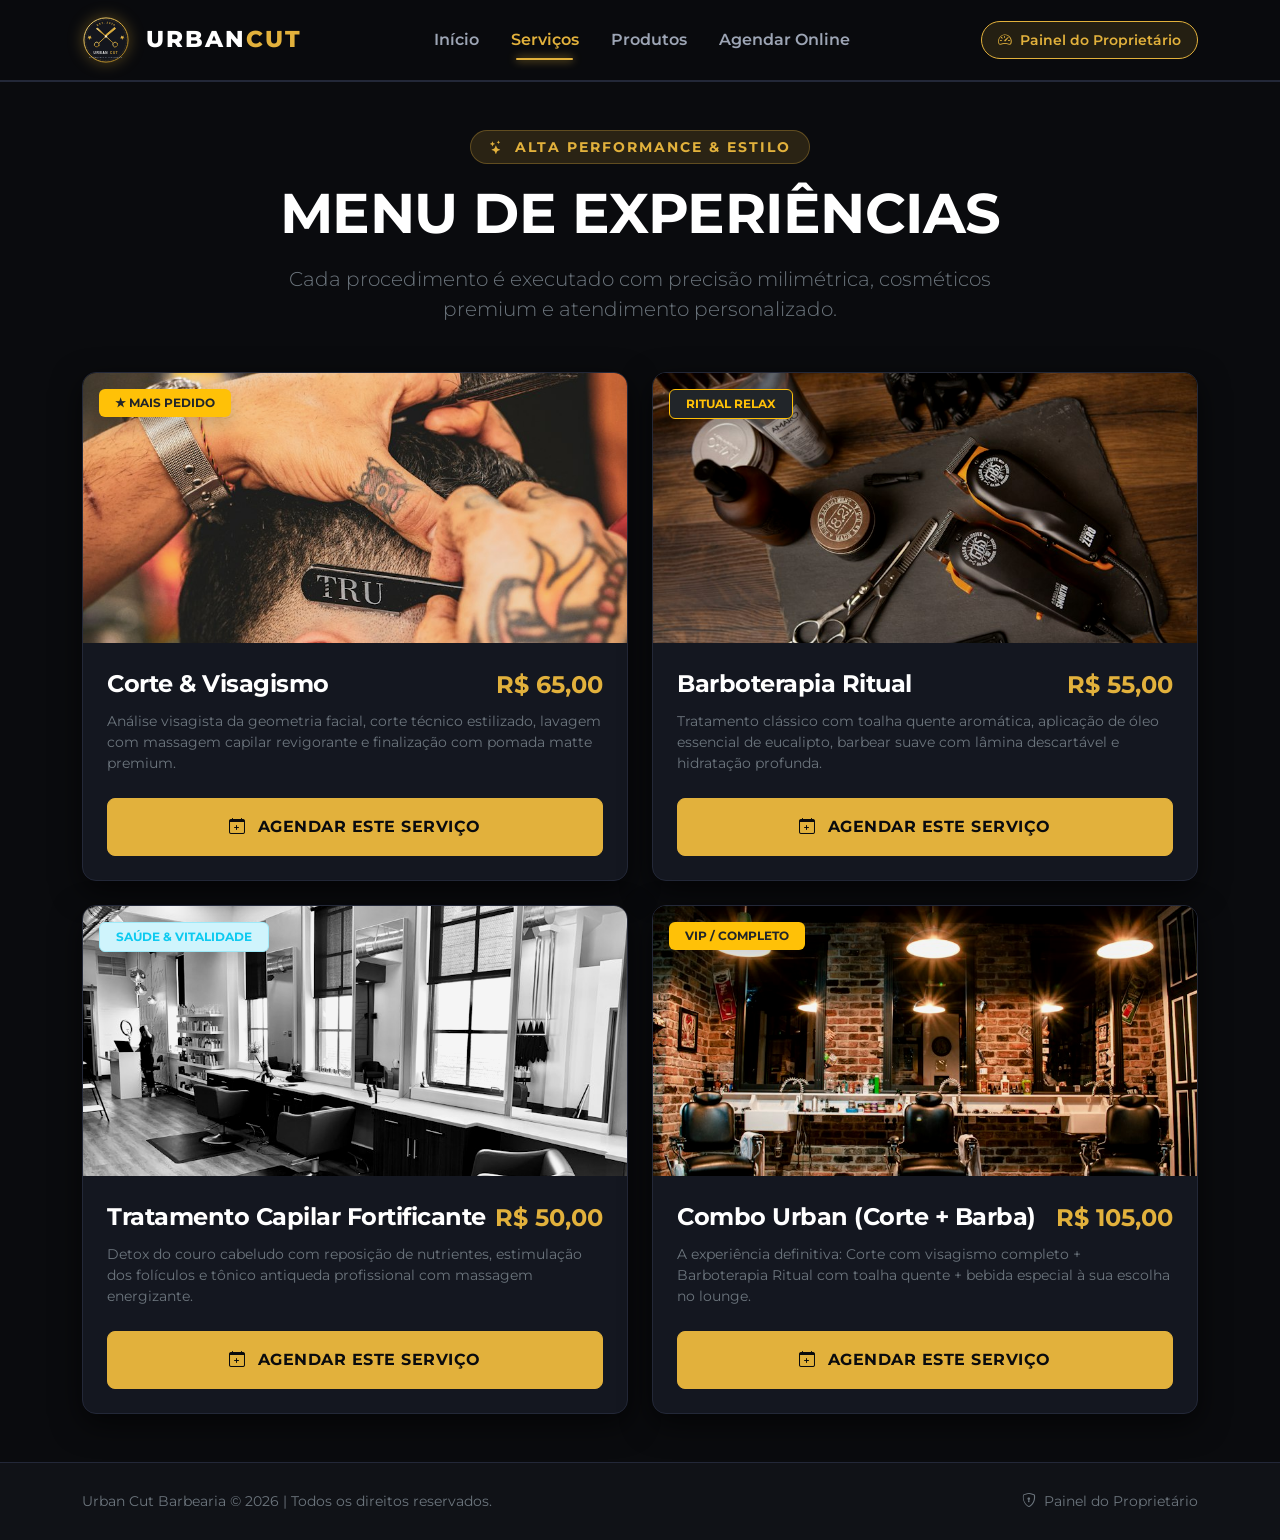
<file: procedimentos.html>
<!doctype html>
<html lang="pt-BR">
<head>
  <meta charset="UTF-8" />
  <meta name="viewport" content="width=device-width, initial-scale=1.0" />
  <title>Serviços &amp; Experiências | Urban Cut Barbearia</title>

  <!-- Fontes & Ícones -->
  <link rel="preconnect" href="https://fonts.googleapis.com">
  <link rel="preconnect" href="https://fonts.gstatic.com" crossorigin>
  <link href="https://fonts.googleapis.com/css2?family=Montserrat:wght@400;500;600;700;800;900&display=swap" rel="stylesheet">
  <link rel="stylesheet" href="https://cdn.jsdelivr.net/npm/bootstrap-icons@1.11.3/font/bootstrap-icons.min.css">

  <!-- Bootstrap 5 & Estilos Customizados -->
  <link href="https://cdn.jsdelivr.net/npm/bootstrap@5.3.3/dist/css/bootstrap.min.css" rel="stylesheet" />
  <link rel="stylesheet" href="style.css" />
</head>
<body>

  <!-- Cabeçalho Principal -->
  <header class="urban-header">
    <div class="container d-flex justify-content-between align-items-center py-3">
      <a href="index.html" class="logo-link d-flex align-items-center gap-3">
        <img src="logo.svg" alt="Logo Urban Cut Barbearia" class="logo-img" />
        <h1 class="brand-title m-0 text-white">URBAN<span>CUT</span></h1>
      </a>

      <!-- Menu Central -->
      <nav class="d-none d-md-block">
        <ul class="nav gap-1">
          <li><a href="index.html" class="nav-link nav-link-custom">Início</a></li>
          <li><a href="procedimentos.html" class="nav-link nav-link-custom active">Serviços</a></li>
          <li><a href="produtos.html" class="nav-link nav-link-custom">Produtos</a></li>
          <li><a href="index.html#agendamento" class="nav-link nav-link-custom text-accent">Agendar Online</a></li>
        </ul>
      </nav>

      <!-- Acesso ao Painel do Proprietário -->
      <div class="d-flex align-items-center gap-2">
        <a href="dashboard.html" class="badge-portal-switch" title="Acesse métricas, faturamento e agenda">
          <i class="bi bi-speedometer2"></i>
          <span>Painel do Proprietário</span>
        </a>
      </div>
    </div>
  </header>

  <main class="py-5">
    <!-- Hero da Página de Serviços -->
    <section class="container text-center mb-5">
      <span class="hero-badge text-uppercase tracking-wider mb-2 d-inline-block">
        <i class="bi bi-stars me-1"></i> Alta Performance &amp; Estilo
      </span>
      <h2 class="display-4 fw-bold text-white mb-3 mt-2">MENU DE EXPERIÊNCIAS</h2>
      <p class="lead text-secondary mx-auto col-md-8">
        Cada procedimento é executado com precisão milimétrica, cosméticos premium e atendimento personalizado.
      </p>
    </section>

    <!-- Cards de Serviços da Barbearia -->
    <section class="container">
      <div class="row g-4">
        
        <!-- Serviço 1: Corte & Visagismo -->
        <article class="col-lg-6">
          <div class="card-urban h-100 overflow-hidden d-flex flex-column">
            <div class="service-img-wrapper">
              <span class="badge bg-warning text-dark position-absolute top-0 start-0 m-3 fw-bold px-3 py-2 z-2 shadow">
                ★ MAIS PEDIDO
              </span>
              <img src="images/servico-corte.jpg" alt="Corte e Visagismo" class="card-service-img" />
            </div>
            <div class="card-body p-4 d-flex flex-column justify-content-between flex-grow-1">
              <div>
                <div class="d-flex justify-content-between align-items-center mb-2">
                  <h3 class="h4 text-white fw-bold m-0">Corte &amp; Visagismo</h3>
                  <span class="fs-4 fw-bold text-accent">R$ 65,00</span>
                </div>
                <p class="text-secondary small mb-4">
                  Análise visagista da geometria facial, corte técnico estilizado, lavagem com massagem capilar revigorante e finalização com pomada matte premium.
                </p>
              </div>
              <a href="index.html?servico=Corte#agendamento" class="btn btn-urban w-100 py-3 fw-bold text-uppercase">
                <i class="bi bi-calendar-plus me-1"></i> Agendar Este Serviço
              </a>
            </div>
          </div>
        </article>

        <!-- Serviço 2: Barboterapia Ritual -->
        <article class="col-lg-6">
          <div class="card-urban h-100 overflow-hidden d-flex flex-column">
            <div class="service-img-wrapper">
              <span class="badge bg-dark border border-warning text-warning position-absolute top-0 start-0 m-3 fw-bold px-3 py-2 z-2 shadow">
                RITUAL RELAX
              </span>
              <img src="images/servico-barboterapia.jpg" alt="Barboterapia Ritual" class="card-service-img" />
            </div>
            <div class="card-body p-4 d-flex flex-column justify-content-between flex-grow-1">
              <div>
                <div class="d-flex justify-content-between align-items-center mb-2">
                  <h3 class="h4 text-white fw-bold m-0">Barboterapia Ritual</h3>
                  <span class="fs-4 fw-bold text-accent">R$ 55,00</span>
                </div>
                <p class="text-secondary small mb-4">
                  Tratamento clássico com toalha quente aromática, aplicação de óleo essencial de eucalipto, barbear suave com lâmina descartável e hidratação profunda.
                </p>
              </div>
              <a href="index.html?servico=Barboterapia#agendamento" class="btn btn-urban w-100 py-3 fw-bold text-uppercase">
                <i class="bi bi-calendar-plus me-1"></i> Agendar Este Serviço
              </a>
            </div>
          </div>
        </article>

        <!-- Serviço 3: Tratamento Capilar -->
        <article class="col-lg-6">
          <div class="card-urban h-100 overflow-hidden d-flex flex-column">
            <div class="service-img-wrapper">
              <span class="badge bg-info-subtle text-info border border-info-subtle position-absolute top-0 start-0 m-3 fw-bold px-3 py-2 z-2 shadow">
                SAÚDE &amp; VITALIDADE
              </span>
              <img src="images/servico-tratamento.jpg" alt="Tratamento Capilar" class="card-service-img" />
            </div>
            <div class="card-body p-4 d-flex flex-column justify-content-between flex-grow-1">
              <div>
                <div class="d-flex justify-content-between align-items-center mb-2">
                  <h3 class="h4 text-white fw-bold m-0">Tratamento Capilar Fortificante</h3>
                  <span class="fs-4 fw-bold text-accent">R$ 50,00</span>
                </div>
                <p class="text-secondary small mb-4">
                  Detox do couro cabeludo com reposição de nutrientes, estimulação dos folículos e tônico antiqueda profissional com massagem energizante.
                </p>
              </div>
              <a href="index.html?servico=Tratamento#agendamento" class="btn btn-urban w-100 py-3 fw-bold text-uppercase">
                <i class="bi bi-calendar-plus me-1"></i> Agendar Este Serviço
              </a>
            </div>
          </div>
        </article>

        <!-- Serviço 4: Combo Urban Cut -->
        <article class="col-lg-6">
          <div class="card-urban h-100 overflow-hidden d-flex flex-column">
            <div class="service-img-wrapper">
              <span class="badge bg-warning text-dark position-absolute top-0 start-0 m-3 fw-bold px-3 py-2 z-2 shadow">
                VIP / COMPLETO
              </span>
              <img src="images/servico-combo.jpg" alt="Combo Urban Cut" class="card-service-img" />
            </div>
            <div class="card-body p-4 d-flex flex-column justify-content-between flex-grow-1">
              <div>
                <div class="d-flex justify-content-between align-items-center mb-2">
                  <h3 class="h4 text-white fw-bold m-0">Combo Urban (Corte + Barba)</h3>
                  <span class="fs-4 fw-bold text-accent">R$ 105,00</span>
                </div>
                <p class="text-secondary small mb-4">
                  A experiência definitiva: Corte com visagismo completo + Barboterapia Ritual com toalha quente + bebida especial à sua escolha no lounge.
                </p>
              </div>
              <a href="index.html?servico=Combo#agendamento" class="btn btn-urban w-100 py-3 fw-bold text-uppercase">
                <i class="bi bi-calendar-plus me-1"></i> Agendar Este Serviço
              </a>
            </div>
          </div>
        </article>

      </div>
    </section>
  </main>

  <!-- Rodapé -->
  <footer class="urban-footer text-center">
    <div class="container">
      <div class="d-flex flex-column flex-md-row justify-content-between align-items-center gap-3">
        <p class="m-0 text-secondary small">
          Urban Cut Barbearia &copy; 2026 | Todos os direitos reservados.
        </p>
        <a href="dashboard.html" class="text-secondary text-decoration-none small">
          <i class="bi bi-shield-lock me-1"></i> Painel do Proprietário
        </a>
      </div>
    </div>
  </footer>

  <!-- Scripts -->
  <script src="https://cdn.jsdelivr.net/npm/bootstrap@5.3.3/dist/js/bootstrap.bundle.min.js"></script>
  <script src="script.js"></script>
</body>
</html>
</file>
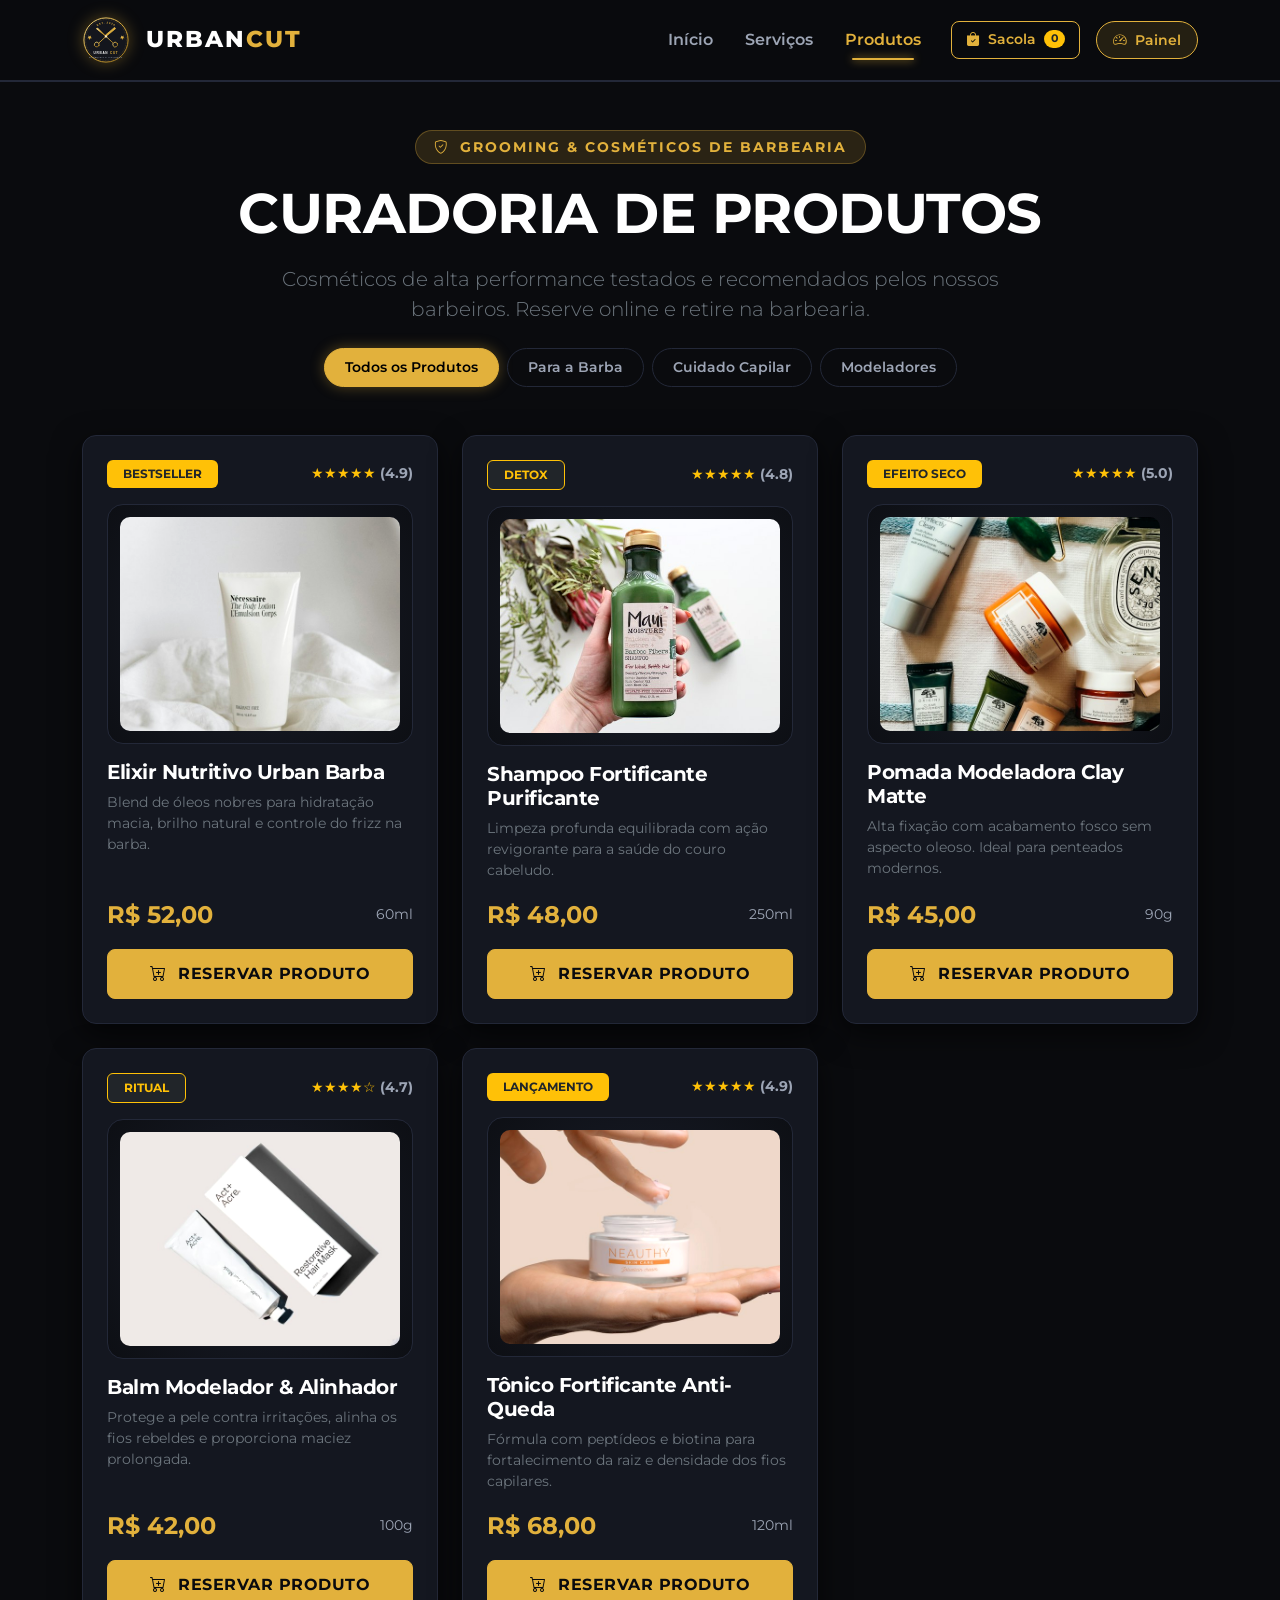
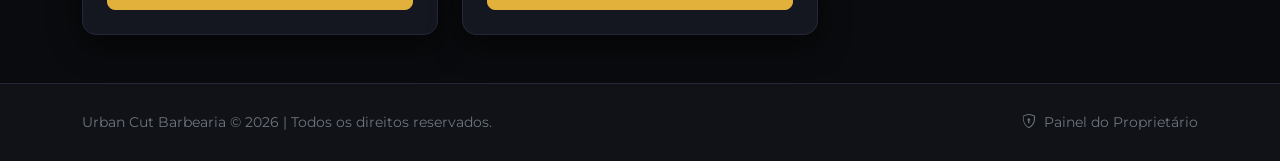
<file: produtos.html>
<!doctype html>
<html lang="pt-BR">
<head>
  <meta charset="UTF-8" />
  <meta name="viewport" content="width=device-width, initial-scale=1.0" />
  <title>Produtos Selecionados | Urban Cut Barbearia</title>

  <!-- Fontes & Ícones -->
  <link rel="preconnect" href="https://fonts.googleapis.com">
  <link rel="preconnect" href="https://fonts.gstatic.com" crossorigin>
  <link href="https://fonts.googleapis.com/css2?family=Montserrat:wght@400;500;600;700;800;900&display=swap" rel="stylesheet">
  <link rel="stylesheet" href="https://cdn.jsdelivr.net/npm/bootstrap-icons@1.11.3/font/bootstrap-icons.min.css">

  <!-- Bootstrap 5 & Estilos Customizados -->
  <link href="https://cdn.jsdelivr.net/npm/bootstrap@5.3.3/dist/css/bootstrap.min.css" rel="stylesheet" />
  <link rel="stylesheet" href="style.css" />
</head>
<body>

  <!-- Cabeçalho Principal -->
  <header class="urban-header">
    <div class="container d-flex justify-content-between align-items-center py-3">
      <a href="index.html" class="logo-link d-flex align-items-center gap-3">
        <img src="logo.svg" alt="Logo Urban Cut Barbearia" class="logo-img" />
        <h1 class="brand-title m-0 text-white">URBAN<span>CUT</span></h1>
      </a>

      <!-- Menu Central -->
      <nav class="d-flex align-items-center gap-3">
        <ul class="nav gap-1 d-none d-md-flex">
          <li><a href="index.html" class="nav-link nav-link-custom">Início</a></li>
          <li><a href="procedimentos.html" class="nav-link nav-link-custom">Serviços</a></li>
          <li><a href="produtos.html" class="nav-link nav-link-custom active">Produtos</a></li>
        </ul>

        <!-- Botão da Sacola com Contador em Tempo Real -->
        <button id="btnVerSacola" class="btn btn-urban-outline btn-urban-sm d-flex align-items-center gap-2" data-bs-toggle="modal" data-bs-target="#modalSacola">
          <i class="bi bi-bag-check-fill text-accent"></i>
          <span>Sacola</span>
          <span id="contadorCarrinho" class="badge bg-warning text-dark rounded-pill">0</span>
        </button>

        <!-- Acesso ao Painel do Proprietário -->
        <a href="dashboard.html" class="badge-portal-switch d-none d-sm-inline-flex" title="Acesse métricas, faturamento e agenda">
          <i class="bi bi-speedometer2"></i>
          <span>Painel</span>
        </a>
      </nav>
    </div>
  </header>

  <main class="py-5">
    <!-- Hero / Cabeçalho da Vitrine -->
    <section class="container text-center mb-4">
      <span class="hero-badge text-uppercase tracking-wider mb-2 d-inline-block">
        <i class="bi bi-shield-check me-1"></i> Grooming &amp; Cosméticos de Barbearia
      </span>
      <h2 class="display-4 fw-bold text-white mb-3 mt-2">CURADORIA DE PRODUTOS</h2>
      <p class="lead text-secondary mx-auto col-md-8">
        Cosméticos de alta performance testados e recomendados pelos nossos barbeiros. Reserve online e retire na barbearia.
      </p>
    </section>

    <!-- Filtros de Categorias Interativos -->
    <section class="container mb-5">
      <div class="d-flex justify-content-center flex-wrap gap-2" id="filtrosCategorias">
        <button class="btn btn-categoria active" data-categoria="todos">Todos os Produtos</button>
        <button class="btn btn-categoria" data-categoria="barba">Para a Barba</button>
        <button class="btn btn-categoria" data-categoria="cabelo">Cuidado Capilar</button>
        <button class="btn btn-categoria" data-categoria="modeladores">Modeladores</button>
      </div>
    </section>

    <!-- Vitrine de Produtos -->
    <section class="container">
      <div class="row row-cols-1 row-cols-md-2 row-cols-lg-3 g-4" id="gridProdutos">
        
        <!-- Produto 1: Elixir Nutritivo -->
        <div class="col item-produto" data-categoria="barba">
          <div class="card-urban h-100 p-4 d-flex flex-column justify-content-between">
            <div>
              <div class="d-flex justify-content-between align-items-center mb-3">
                <span class="badge bg-warning text-dark fw-bold px-3 py-2">BESTSELLER</span>
                <span class="text-warning small">★★★★★ <strong class="text-muted">(4.9)</strong></span>
              </div>
              <div class="product-img-box rounded-4 mb-3">
                <img src="images/produto-oleo.jpg" alt="Elixir Nutritivo Urban Barba" class="img-product-fit" />
              </div>
              <h3 class="h5 text-white fw-bold mb-2">Elixir Nutritivo Urban Barba</h3>
              <p class="text-secondary small mb-3">Blend de óleos nobres para hidratação macia, brilho natural e controle do frizz na barba.</p>
            </div>
            <div>
              <div class="d-flex justify-content-between align-items-center mb-3">
                <span class="fs-4 fw-bold text-accent">R$ 52,00</span>
                <span class="small text-muted">60ml</span>
              </div>
              <button class="btn btn-urban w-100 py-2.5 fw-bold btn-reservar-produto" data-nome="Elixir Nutritivo Urban Barba" data-preco="52.00">
                <i class="bi bi-cart-plus me-1"></i> RESERVAR PRODUTO
              </button>
            </div>
          </div>
        </div>

        <!-- Produto 2: Shampoo Fortificante -->
        <div class="col item-produto" data-categoria="cabelo">
          <div class="card-urban h-100 p-4 d-flex flex-column justify-content-between">
            <div>
              <div class="d-flex justify-content-between align-items-center mb-3">
                <span class="badge bg-dark border border-warning text-warning fw-bold px-3 py-2">DETOX</span>
                <span class="text-warning small">★★★★★ <strong class="text-muted">(4.8)</strong></span>
              </div>
              <div class="product-img-box rounded-4 mb-3">
                <img src="images/produto-shampoo.jpg" alt="Shampoo Fortificante" class="img-product-fit" />
              </div>
              <h3 class="h5 text-white fw-bold mb-2">Shampoo Fortificante Purificante</h3>
              <p class="text-secondary small mb-3">Limpeza profunda equilibrada com ação revigorante para a saúde do couro cabeludo.</p>
            </div>
            <div>
              <div class="d-flex justify-content-between align-items-center mb-3">
                <span class="fs-4 fw-bold text-accent">R$ 48,00</span>
                <span class="small text-muted">250ml</span>
              </div>
              <button class="btn btn-urban w-100 py-2.5 fw-bold btn-reservar-produto" data-nome="Shampoo Fortificante" data-preco="48.00">
                <i class="bi bi-cart-plus me-1"></i> RESERVAR PRODUTO
              </button>
            </div>
          </div>
        </div>

        <!-- Produto 3: Pomada Modeladora -->
        <div class="col item-produto" data-categoria="modeladores">
          <div class="card-urban h-100 p-4 d-flex flex-column justify-content-between">
            <div>
              <div class="d-flex justify-content-between align-items-center mb-3">
                <span class="badge bg-warning text-dark fw-bold px-3 py-2">EFEITO SECO</span>
                <span class="text-warning small">★★★★★ <strong class="text-muted">(5.0)</strong></span>
              </div>
              <div class="product-img-box rounded-4 mb-3">
                <img src="images/produto-pomada.jpg" alt="Pomada Modeladora Clay Matte" class="img-product-fit" />
              </div>
              <h3 class="h5 text-white fw-bold mb-2">Pomada Modeladora Clay Matte</h3>
              <p class="text-secondary small mb-3">Alta fixação com acabamento fosco sem aspecto oleoso. Ideal para penteados modernos.</p>
            </div>
            <div>
              <div class="d-flex justify-content-between align-items-center mb-3">
                <span class="fs-4 fw-bold text-accent">R$ 45,00</span>
                <span class="small text-muted">90g</span>
              </div>
              <button class="btn btn-urban w-100 py-2.5 fw-bold btn-reservar-produto" data-nome="Pomada Modeladora Clay Matte" data-preco="45.00">
                <i class="bi bi-cart-plus me-1"></i> RESERVAR PRODUTO
              </button>
            </div>
          </div>
        </div>

        <!-- Produto 4: Balm Modelador -->
        <div class="col item-produto" data-categoria="barba">
          <div class="card-urban h-100 p-4 d-flex flex-column justify-content-between">
            <div>
              <div class="d-flex justify-content-between align-items-center mb-3">
                <span class="badge bg-dark border border-warning text-warning fw-bold px-3 py-2">RITUAL</span>
                <span class="text-warning small">★★★★☆ <strong class="text-muted">(4.7)</strong></span>
              </div>
              <div class="product-img-box rounded-4 mb-3">
                <img src="images/produto-balm.jpg" alt="Balm Modelador & Alinhador" class="img-product-fit" />
              </div>
              <h3 class="h5 text-white fw-bold mb-2">Balm Modelador &amp; Alinhador</h3>
              <p class="text-secondary small mb-3">Protege a pele contra irritações, alinha os fios rebeldes e proporciona maciez prolongada.</p>
            </div>
            <div>
              <div class="d-flex justify-content-between align-items-center mb-3">
                <span class="fs-4 fw-bold text-accent">R$ 42,00</span>
                <span class="small text-muted">100g</span>
              </div>
              <button class="btn btn-urban w-100 py-2.5 fw-bold btn-reservar-produto" data-nome="Balm Modelador & Alinhador" data-preco="42.00">
                <i class="bi bi-cart-plus me-1"></i> RESERVAR PRODUTO
              </button>
            </div>
          </div>
        </div>

        <!-- Produto 5: Tônico Fortificante -->
        <div class="col item-produto" data-categoria="cabelo">
          <div class="card-urban h-100 p-4 d-flex flex-column justify-content-between">
            <div>
              <div class="d-flex justify-content-between align-items-center mb-3">
                <span class="badge bg-warning text-dark fw-bold px-3 py-2">LANÇAMENTO</span>
                <span class="text-warning small">★★★★★ <strong class="text-muted">(4.9)</strong></span>
              </div>
              <div class="product-img-box rounded-4 mb-3">
                <img src="images/produto-tonico.jpg" alt="Tônico Fortificante Anti-Queda" class="img-product-fit" />
              </div>
              <h3 class="h5 text-white fw-bold mb-2">Tônico Fortificante Anti-Queda</h3>
              <p class="text-secondary small mb-3">Fórmula com peptídeos e biotina para fortalecimento da raiz e densidade dos fios capilares.</p>
            </div>
            <div>
              <div class="d-flex justify-content-between align-items-center mb-3">
                <span class="fs-4 fw-bold text-accent">R$ 68,00</span>
                <span class="small text-muted">120ml</span>
              </div>
              <button class="btn btn-urban w-100 py-2.5 fw-bold btn-reservar-produto" data-nome="Tônico Fortificante Anti-Queda" data-preco="68.00">
                <i class="bi bi-cart-plus me-1"></i> RESERVAR PRODUTO
              </button>
            </div>
          </div>
        </div>

      </div>
    </section>
  </main>

  <!-- Modal da Sacola de Reservas (Bootstrap 5) -->
  <div class="modal fade" id="modalSacola" tabindex="-1" aria-labelledby="modalSacolaLabel" aria-hidden="true">
    <div class="modal-dialog modal-dialog-centered">
      <div class="modal-content text-white">
        <div class="modal-header">
          <h5 class="modal-title text-accent fw-bold" id="modalSacolaLabel">
            <i class="bi bi-bag-check-fill me-2"></i> Sua Sacola de Reservas
          </h5>
          <button type="button" class="btn-close btn-close-white" data-bs-dismiss="modal" aria-label="Fechar"></button>
        </div>
        <div class="modal-body">
          <div id="listaItensSacola" class="mb-3">
            <!-- Itens inseridos dinamicamente via JS -->
          </div>
          <div class="d-flex justify-content-between align-items-center pt-3 border-top border-secondary">
            <span class="fs-5 fw-bold text-white">Total Estimado:</span>
            <span id="totalSacola" class="fs-4 fw-bold text-accent">R$ 0,00</span>
          </div>
        </div>
        <div class="modal-footer d-flex justify-content-between">
          <button type="button" class="btn btn-outline-danger btn-sm" id="btnEsvaziarSacola">
            <i class="bi bi-trash3 me-1"></i> Limpar
          </button>
          <button type="button" class="btn btn-urban py-2 px-3 fw-bold" id="btnFinalizarReserva">
            <i class="bi bi-check2-circle me-1"></i> Concluir Reserva
          </button>
        </div>
      </div>
    </div>
  </div>

  <!-- Rodapé -->
  <footer class="urban-footer text-center">
    <div class="container">
      <div class="d-flex flex-column flex-md-row justify-content-between align-items-center gap-3">
        <p class="m-0 text-secondary small">
          Urban Cut Barbearia &copy; 2026 | Todos os direitos reservados.
        </p>
        <a href="dashboard.html" class="text-secondary text-decoration-none small">
          <i class="bi bi-shield-lock me-1"></i> Painel do Proprietário
        </a>
      </div>
    </div>
  </footer>

  <!-- Scripts -->
  <script src="https://cdn.jsdelivr.net/npm/bootstrap@5.3.3/dist/js/bootstrap.bundle.min.js"></script>
  <script src="script.js"></script>
</body>
</html>
</file>
<file: style.css>
/* ==========================================================================
   URBAN CUT BARBEARIA — STYLESHEET (DESIGN SYSTEM & UX)
   Tema: Dark & Gold Premium / Visagismo & Estética Urbana
   ========================================================================== */

/* --- 1. Variáveis Globais (Design Tokens) --- */
:root {
  --urban-bg: #0a0b0e;
  --urban-surface: #101217;
  --urban-card: #141720;
  --urban-card-hover: #191d29;
  --urban-border: #232838;
  --urban-border-light: rgba(226, 177, 60, 0.3);
  
  --urban-accent: #e2b13c;
  --urban-accent-hover: #f5c44f;
  --urban-accent-glow: rgba(226, 177, 60, 0.35);
  
  --urban-text: #f3f5f9;
  --urban-text-secondary: #9da5b5;
  --urban-text-muted: #6c7486;

  --urban-success: #10b981;
  --urban-warning: #f59e0b;
  --urban-danger: #ef4444;
  --urban-info: #3b82f6;

  --radius-sm: 8px;
  --radius-md: 14px;
  --radius-lg: 20px;
  --radius-full: 9999px;

  --shadow-card: 0 10px 30px rgba(0, 0, 0, 0.6);
  --shadow-glow: 0 0 25px rgba(226, 177, 60, 0.25);
}

/* --- 2. Reset e Configurações Base --- */
*, *::before, *::after {
  box-sizing: border-box;
}

html {
  scroll-behavior: smooth;
}

body {
  background-color: var(--urban-bg) !important;
  color: var(--urban-text) !important;
  font-family: 'Montserrat', -apple-system, BlinkMacSystemFont, "Segoe UI", Roboto, sans-serif;
  min-height: 100vh;
  display: flex;
  flex-direction: column;
  overflow-x: hidden;
}

main {
  flex: 1;
}

/* Tipografia e Títulos */
h1, h2, h3, h4, h5, h6 {
  color: #ffffff;
  font-weight: 700;
  letter-spacing: -0.5px;
}

.text-accent {
  color: var(--urban-accent) !important;
}

.text-muted {
  color: #9da5b5 !important;
}

.bg-accent {
  background-color: var(--urban-accent) !important;
  color: #000000 !important;
}

.tracking-wider {
  letter-spacing: 2px;
}

/* --- 3. Header e Navegação --- */
header.urban-header {
  background: rgba(10, 11, 14, 0.92) !important;
  backdrop-filter: blur(16px);
  -webkit-backdrop-filter: blur(16px);
  border-bottom: 2px solid var(--urban-border);
  position: sticky;
  top: 0;
  z-index: 1050;
  transition: all 0.3s ease;
}

.logo-link {
  text-decoration: none;
}

.logo-img {
  height: 48px;
  width: 48px;
  object-fit: contain;
  filter: drop-shadow(0 0 8px var(--urban-accent-glow));
  transition: transform 0.3s ease;
}

.logo-link:hover .logo-img {
  transform: scale(1.06) rotate(-4deg);
}

.brand-title {
  font-size: 1.45rem;
  letter-spacing: 2px;
  font-weight: 800;
}

.brand-title span {
  color: var(--urban-accent);
}

/* Links do Menu */
.nav-link-custom {
  position: relative;
  color: var(--urban-text-secondary) !important;
  font-weight: 600;
  padding: 8px 14px !important;
  border-radius: var(--radius-sm);
  transition: color 0.25s ease, background 0.25s ease;
}

.nav-link-custom:hover {
  color: #ffffff !important;
}

.nav-link-custom.active {
  color: var(--urban-accent) !important;
}

.nav-link-custom.active::after {
  content: '';
  position: absolute;
  bottom: 0;
  left: 20%;
  width: 60%;
  height: 2px;
  background-color: var(--urban-accent);
  box-shadow: 0 0 8px var(--urban-accent);
  border-radius: var(--radius-full);
}

/* Botão de Troca para Área do Gestor / Cliente */
.badge-portal-switch {
  background: rgba(226, 177, 60, 0.12);
  border: 1px solid var(--urban-accent);
  color: var(--urban-accent);
  font-weight: 600;
  font-size: 0.85rem;
  padding: 8px 16px;
  border-radius: var(--radius-full);
  text-decoration: none;
  display: inline-flex;
  align-items: center;
  gap: 8px;
  transition: all 0.25s ease;
}

.badge-portal-switch:hover {
  background: var(--urban-accent);
  color: #000000;
  box-shadow: 0 0 16px var(--urban-accent-glow);
  transform: translateY(-1px);
}

/* --- 4. Componentes Globais & Botões --- */
.card-urban {
  background-color: var(--urban-card) !important;
  border: 1px solid var(--urban-border) !important;
  border-radius: var(--radius-md);
  box-shadow: var(--shadow-card);
  transition: border-color 0.3s ease, transform 0.3s ease, box-shadow 0.3s ease;
}

.card-urban:hover {
  border-color: var(--urban-border-light) !important;
  box-shadow: 0 16px 36px rgba(0, 0, 0, 0.7);
}

.btn-urban {
  background-color: var(--urban-accent) !important;
  color: #0a0b0e !important;
  border: 1px solid var(--urban-accent) !important;
  font-weight: 700 !important;
  border-radius: var(--radius-sm);
  padding: 12px 24px;
  transition: all 0.25s ease;
  text-decoration: none;
  display: inline-flex;
  align-items: center;
  justify-content: center;
  gap: 8px;
  letter-spacing: 0.5px;
}

.btn-urban:hover, .btn-urban:focus {
  background-color: var(--urban-accent-hover) !important;
  border-color: var(--urban-accent-hover) !important;
  color: #000000 !important;
  box-shadow: 0 0 20px var(--urban-accent-glow);
  transform: translateY(-2px);
}

.btn-urban-outline {
  background: transparent !important;
  color: var(--urban-accent) !important;
  border: 1px solid var(--urban-accent) !important;
  font-weight: 600;
  border-radius: var(--radius-sm);
  padding: 10px 20px;
  transition: all 0.25s ease;
  text-decoration: none;
  display: inline-flex;
  align-items: center;
  justify-content: center;
  gap: 8px;
}

.btn-urban-outline:hover {
  background-color: var(--urban-accent) !important;
  color: #000000 !important;
  box-shadow: 0 0 15px var(--urban-accent-glow);
}

.btn-urban-sm {
  font-size: 0.88rem;
  padding: 7px 14px;
}

/* Campos de Entrada */
.input-urban, .form-select.input-urban {
  background-color: var(--urban-surface) !important;
  border: 1px solid var(--urban-border) !important;
  color: #ffffff !important;
  border-radius: var(--radius-sm);
  padding: 12px 14px;
  font-size: 0.95rem;
  transition: border-color 0.2s ease, box-shadow 0.2s ease;
}

.input-urban:focus, .form-select.input-urban:focus {
  background-color: var(--urban-surface) !important;
  border-color: var(--urban-accent) !important;
  color: #ffffff !important;
  box-shadow: 0 0 0 0.2rem rgba(226, 177, 60, 0.25) !important;
}

.input-urban::placeholder {
  color: var(--urban-text-muted);
}

/* --- 5. Hero & Seções da Home --- */
.hero-section {
  position: relative;
  padding: 90px 0 80px 0;
  background: radial-gradient(circle at 50% 20%, rgba(226, 177, 60, 0.14) 0%, transparent 60%);
  border-bottom: 1px solid var(--urban-border);
}

.hero-badge {
  background: rgba(226, 177, 60, 0.15);
  color: var(--urban-accent);
  border: 1px solid var(--urban-border-light);
  font-weight: 700;
  border-radius: var(--radius-full);
  padding: 6px 18px;
  font-size: 0.85rem;
}

/* Imagem do Ambiente — Clara, Visível e Imersiva */
.img-ambiente-cut {
  width: 100%;
  height: 400px;
  object-fit: cover;
  border-radius: var(--radius-lg);
  border: 2px solid var(--urban-border);
  box-shadow: 0 16px 40px rgba(0, 0, 0, 0.7);
  transition: all 0.4s ease;
  filter: contrast(1.05) brightness(1.02);
}

.img-ambiente-cut:hover {
  border-color: var(--urban-accent);
  box-shadow: 0 20px 48px rgba(226, 177, 60, 0.25);
  transform: translateY(-4px) scale(1.01);
}

/* --- 6. Calendário e Agendamento Interativo (Portal do Cliente) --- */
.booking-container {
  background-color: var(--urban-card);
  border: 1px solid var(--urban-border);
  border-radius: var(--radius-lg);
  box-shadow: var(--shadow-card);
  overflow: hidden;
}

.step-number {
  display: inline-flex;
  align-items: center;
  justify-content: center;
  width: 28px;
  height: 28px;
  border-radius: 50%;
  background-color: var(--urban-accent);
  color: #000;
  font-weight: 800;
  font-size: 0.85rem;
  margin-right: 8px;
}

.barber-selector {
  display: grid;
  grid-template-columns: repeat(auto-fit, minmax(140px, 1fr));
  gap: 12px;
}

.barber-card {
  background: var(--urban-surface);
  border: 1px solid var(--urban-border);
  border-radius: var(--radius-md);
  padding: 14px;
  text-align: center;
  cursor: pointer;
  transition: all 0.25s ease;
  user-select: none;
}

.barber-card:hover {
  border-color: var(--urban-accent);
  background: rgba(226, 177, 60, 0.05);
}

.barber-card.selected {
  border-color: var(--urban-accent);
  background: rgba(226, 177, 60, 0.15);
  box-shadow: 0 0 14px rgba(226, 177, 60, 0.2);
}

.barber-avatar {
  width: 48px;
  height: 48px;
  border-radius: 50%;
  background: var(--urban-card);
  border: 2px solid var(--urban-accent);
  display: flex;
  align-items: center;
  justify-content: center;
  margin: 0 auto 8px auto;
  font-size: 1.25rem;
  color: var(--urban-accent);
}

.slots-grid {
  display: grid;
  grid-template-columns: repeat(auto-fill, minmax(88px, 1fr));
  gap: 10px;
}

.slot-btn {
  background: var(--urban-surface);
  border: 1px solid var(--urban-border);
  color: #ffffff;
  border-radius: var(--radius-sm);
  padding: 10px 4px;
  font-size: 0.95rem;
  font-weight: 600;
  cursor: pointer;
  text-align: center;
  transition: all 0.2s ease;
  display: flex;
  flex-direction: column;
  align-items: center;
  gap: 4px;
}

.slot-btn small {
  font-size: 0.68rem;
  font-weight: 500;
}

.slot-btn.available:hover {
  border-color: var(--urban-accent);
  color: var(--urban-accent);
  transform: translateY(-2px);
  box-shadow: 0 4px 10px rgba(0, 0, 0, 0.3);
}

.slot-btn.selected {
  background: var(--urban-accent) !important;
  border-color: var(--urban-accent) !important;
  color: #000000 !important;
  font-weight: 800;
  box-shadow: 0 0 15px var(--urban-accent-glow);
  transform: scale(1.05);
}

.slot-btn.booked {
  background: rgba(255, 255, 255, 0.03);
  border-color: rgba(255, 255, 255, 0.08);
  color: var(--urban-text-muted);
  cursor: not-allowed;
  opacity: 0.45;
  text-decoration: line-through;
}

.slot-btn.booked small {
  text-decoration: none;
  color: var(--urban-danger);
}

.booking-summary-box {
  background: var(--urban-surface);
  border: 1px dashed var(--urban-accent);
  border-radius: var(--radius-md);
  padding: 18px;
}

/* --- 7. Serviços & Produtos (Imagens Bem Aplicadas e Visíveis) --- */
.service-img-wrapper {
  height: 270px;
  overflow: hidden;
  position: relative;
  background-color: #000000;
}

.card-service-img {
  width: 100%;
  height: 100%;
  object-fit: cover;
  object-position: center 25%;
  transition: transform 0.5s ease, filter 0.3s ease;
  filter: contrast(1.04) brightness(0.96);
}

.card-urban:hover .card-service-img {
  transform: scale(1.06);
  filter: contrast(1.08) brightness(1.02);
}

/* Vitrine de Produtos: Imagem Nítida e Destaque */
.product-img-box {
  background: radial-gradient(circle at 50% 50%, #1a1e2b 0%, #0d0f14 100%);
  height: 240px;
  border-radius: var(--radius-md);
  overflow: hidden;
  display: flex;
  align-items: center;
  justify-content: center;
  padding: 12px;
  border: 1px solid var(--urban-border);
}

.img-product-fit {
  width: 100%;
  height: 100%;
  object-fit: cover;
  border-radius: 10px;
  transition: transform 0.4s ease;
  filter: contrast(1.05);
}

.card-urban:hover .img-product-fit {
  transform: scale(1.05);
}

.btn-categoria {
  background: transparent;
  color: var(--urban-text-secondary);
  border: 1px solid var(--urban-border);
  border-radius: var(--radius-full);
  padding: 8px 20px;
  font-weight: 600;
  font-size: 0.88rem;
  transition: all 0.25s ease;
}

.btn-categoria:hover, .btn-categoria.active {
  background: var(--urban-accent) !important;
  color: #000000 !important;
  border-color: var(--urban-accent) !important;
  box-shadow: 0 0 14px var(--urban-accent-glow);
}

/* --- 8. Painel do Proprietário & TABELAS BLINDADAS (DARK THEME) --- */
.kpi-card {
  background: var(--urban-card);
  border: 1px solid var(--urban-border);
  border-radius: var(--radius-md);
  padding: 22px;
  position: relative;
  overflow: hidden;
  transition: all 0.3s ease;
}

.kpi-card::before {
  content: '';
  position: absolute;
  top: 0;
  left: 0;
  right: 0;
  height: 3px;
  background: var(--urban-accent);
}

.kpi-card:hover {
  transform: translateY(-4px);
  box-shadow: var(--shadow-card);
}

.kpi-icon {
  width: 48px;
  height: 48px;
  border-radius: var(--radius-sm);
  background: rgba(226, 177, 60, 0.12);
  color: var(--urban-accent);
  display: flex;
  align-items: center;
  justify-content: center;
  font-size: 1.5rem;
}

.kpi-value {
  font-size: 1.9rem;
  font-weight: 800;
  color: #ffffff;
  margin: 8px 0 2px 0;
}

.kpi-label {
  color: var(--urban-text-secondary);
  font-size: 0.85rem;
  font-weight: 600;
  text-transform: uppercase;
  letter-spacing: 0.5px;
}

/* --- TABELAS URBAN: ESTILOS BLINDADOS CONTRA O BRANCO DO BOOTSTRAP --- */
.table-urban {
  --bs-table-bg: transparent !important;
  --bs-table-color: #f3f5f9 !important;
  --bs-table-hover-bg: transparent !important;
  color: #f3f5f9 !important;
  border-collapse: separate !important;
  border-spacing: 0 12px !important;
  width: 100% !important;
  min-width: 600px !important;
}

.table-urban th {
  background-color: transparent !important;
  color: var(--urban-text-secondary) !important;
  font-weight: 700 !important;
  font-size: 0.78rem !important;
  text-transform: uppercase !important;
  letter-spacing: 1px !important;
  padding: 12px 18px !important;
  border: none !important;
}

/* Força cada célula da tabela a ser um card escuro contrastante */
.table-urban > :not(caption) > * > * {
  background-color: #12141c !important;
  color: #f3f5f9 !important;
  border-top: 1px solid #232838 !important;
  border-bottom: 1px solid #232838 !important;
  border-left: none !important;
  border-right: none !important;
  padding: 16px 18px !important;
  vertical-align: middle !important;
  box-shadow: none !important;
  transition: background-color 0.2s ease, border-color 0.2s ease;
}

.table-urban tbody tr > td:first-child {
  border-left: 1px solid #232838 !important;
  border-top-left-radius: 12px !important;
  border-bottom-left-radius: 12px !important;
}

.table-urban tbody tr > td:last-child {
  border-right: 1px solid #232838 !important;
  border-top-right-radius: 12px !important;
  border-bottom-right-radius: 12px !important;
}

.table-urban tbody tr:hover > td {
  background-color: #171a24 !important;
  border-color: rgba(226, 177, 60, 0.4) !important;
}

/* Badges de Status com Alto Contraste */
.badge-status {
  padding: 7px 14px;
  border-radius: var(--radius-full);
  font-size: 0.8rem;
  font-weight: 700;
  display: inline-flex;
  align-items: center;
  gap: 6px;
  letter-spacing: 0.5px;
}

.badge-status-confirmado {
  background: rgba(245, 158, 11, 0.18) !important;
  color: #fcd34d !important;
  border: 1px solid #f59e0b !important;
}

.badge-status-concluido {
  background: rgba(16, 185, 129, 0.18) !important;
  color: #6ee7b7 !important;
  border: 1px solid #10b981 !important;
}

.badge-status-cancelado {
  background: rgba(239, 68, 68, 0.18) !important;
  color: #fca5a5 !important;
  border: 1px solid #ef4444 !important;
}

/* Barra de Distribuição de Serviços */
.service-bar-container {
  display: flex;
  flex-direction: column;
  gap: 12px;
}

.service-bar-item {
  display: flex;
  flex-direction: column;
  gap: 4px;
}

.service-bar-progress {
  height: 8px;
  border-radius: var(--radius-full);
  background: var(--urban-surface);
  overflow: hidden;
}

.service-bar-fill {
  height: 100%;
  background: var(--urban-accent);
  border-radius: var(--radius-full);
  transition: width 0.6s ease;
}

/* --- 9. Modal da Sacola & Carrinho --- */
.modal-content {
  background-color: var(--urban-card) !important;
  border: 1px solid var(--urban-border) !important;
  border-radius: var(--radius-lg) !important;
  box-shadow: 0 20px 50px rgba(0, 0, 0, 0.9) !important;
}

.modal-header, .modal-footer {
  border-color: var(--urban-border) !important;
}

.cart-item-row {
  background: var(--urban-surface);
  border: 1px solid var(--urban-border);
  border-radius: var(--radius-sm);
  padding: 12px 16px;
  margin-bottom: 8px;
  display: flex;
  align-items: center;
  justify-content: space-between;
}

.qty-btn {
  width: 28px;
  height: 28px;
  padding: 0;
  display: inline-flex;
  align-items: center;
  justify-content: center;
  border-radius: 6px;
  background: var(--urban-card);
  border: 1px solid var(--urban-border);
  color: #fff;
  font-weight: bold;
  cursor: pointer;
}

.qty-btn:hover {
  background: var(--urban-accent);
  color: #000;
  border-color: var(--urban-accent);
}

/* --- 10. Toasts e Notificações Flutuantes --- */
.toast-container-custom {
  position: fixed;
  bottom: 24px;
  right: 24px;
  z-index: 2000;
}

.urban-toast {
  background: var(--urban-card);
  border: 1px solid var(--urban-accent);
  color: #ffffff;
  border-radius: var(--radius-md);
  padding: 14px 20px;
  box-shadow: 0 10px 25px rgba(0, 0, 0, 0.8);
  display: flex;
  align-items: center;
  gap: 12px;
  min-width: 280px;
  animation: slideInUp 0.3s ease forwards;
}

@keyframes slideInUp {
  from {
    opacity: 0;
    transform: translateY(20px);
  }
  to {
    opacity: 1;
    transform: translateY(0);
  }
}

/* --- 11. Footer --- */
footer.urban-footer {
  background-color: var(--urban-surface);
  border-top: 1px solid var(--urban-border);
  padding: 28px 0;
}

/* --- 12. Responsividade --- */
@media (max-width: 768px) {
  .hero-section {
    padding: 60px 0 40px 0;
  }
  .slots-grid {
    grid-template-columns: repeat(3, 1fr);
  }
  .table-urban th, .table-urban td {
    padding: 10px 12px !important;
  }
}
</file>
